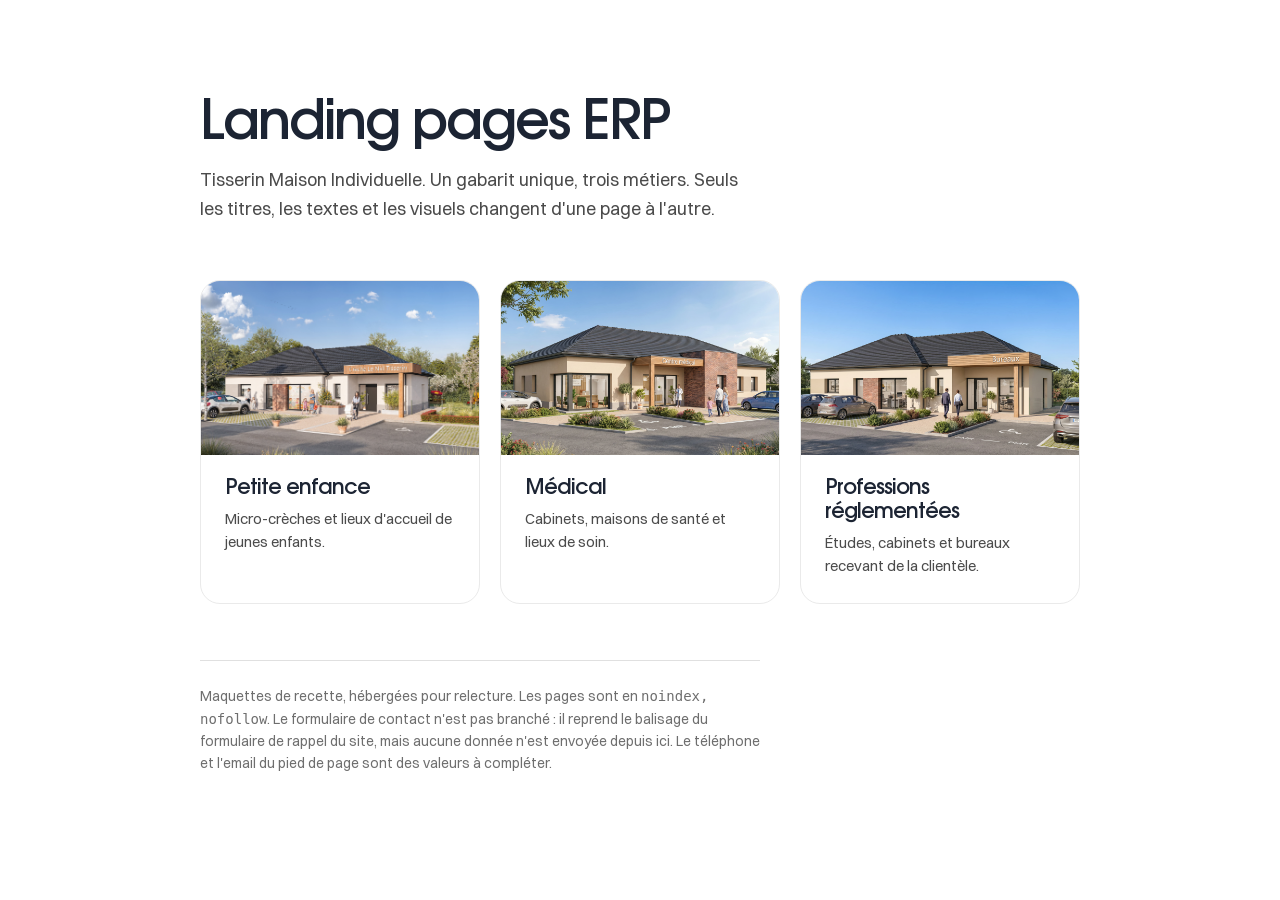
<file: index.html>
<!doctype html>
<html lang="fr">
<head>
<meta charset="utf-8">
<meta name="viewport" content="width=device-width, initial-scale=1">
<title>Landing pages ERP - Tisserin Maison Individuelle</title>
<meta name="robots" content="noindex, nofollow">
<link rel="stylesheet" href="gabarit/lp-erp.css">
<style>
  .idx{max-width:960px;margin-inline:auto;padding:clamp(3rem,8vw,6rem) var(--pad)}
  .idx h1{font-size:clamp(2.2rem,4.4vw,3.4rem);margin-bottom:1rem}
  .idx .lede{margin-bottom:clamp(2.5rem,5vw,3.5rem)}
  .idx-liste{display:grid;grid-template-columns:repeat(3,minmax(0,1fr));gap:1.25rem;list-style:none;margin:0;padding:0}
  .idx-liste a{display:flex;flex-direction:column;height:100%;background:var(--blanc);
    border:1px solid #EAEAEA;border-radius:var(--radius-carte);overflow:hidden;
    transition:transform .3s var(--ease),box-shadow .3s var(--ease)}
  .idx-liste a:hover{transform:translateY(-4px);box-shadow:0 24px 40px -28px rgba(28,36,51,.5)}
  .idx-liste img{width:100%;aspect-ratio:16/10;object-fit:cover}
  .idx-liste div{padding:1.35rem 1.5rem 1.6rem}
  .idx-liste h2{font-size:1.3125rem;line-height:1.15;letter-spacing:-1px;margin-bottom:.4rem}
  .idx-liste p{font-size:.9375rem;line-height:1.55;color:var(--texte)}
  .idx-note{margin-top:clamp(2.5rem,5vw,3.5rem);padding-top:1.5rem;border-top:1px solid var(--trait);
    font-size:.875rem;line-height:1.6;color:var(--texte-clair);max-width:70ch}
  @media(max-width:820px){.idx-liste{grid-template-columns:1fr}}
</style>
</head>
<body>
<main class="idx">
  <h1>Landing pages ERP</h1>
  <p class="lede">Tisserin Maison Individuelle. Un gabarit unique, trois métiers. Seuls les titres, les textes et les visuels changent d'une page à l'autre.</p>

  <ul class="idx-liste">
    <li><a href="petite-enfance.html">
      <img src="assets/creche-exterieur.jpg" alt="Micro-crèche au format maison" loading="lazy">
      <div>
        <h2>Petite enfance</h2>
        <p>Micro-crèches et lieux d'accueil de jeunes enfants.</p>
      </div>
    </a></li>
    <li><a href="medical.html">
      <img src="assets/medical-exterieur.jpg" alt="Cabinet médical au format maison" loading="lazy">
      <div>
        <h2>Médical</h2>
        <p>Cabinets, maisons de santé et lieux de soin.</p>
      </div>
    </a></li>
    <li><a href="professions-reglementees.html">
      <img src="assets/bureau-exterieur.jpg" alt="Bureaux professionnels au format maison" loading="lazy">
      <div>
        <h2>Professions réglementées</h2>
        <p>Études, cabinets et bureaux recevant de la clientèle.</p>
      </div>
    </a></li>
  </ul>

  <p class="idx-note">Maquettes de recette, hébergées pour relecture. Les pages sont en
    <code>noindex, nofollow</code>. Le formulaire de contact n'est pas branché : il reprend le
    balisage du formulaire de rappel du site, mais aucune donnée n'est envoyée depuis ici. Le
    téléphone et l'email du pied de page sont des valeurs à compléter.</p>
</main>
</body>
</html>
</file>
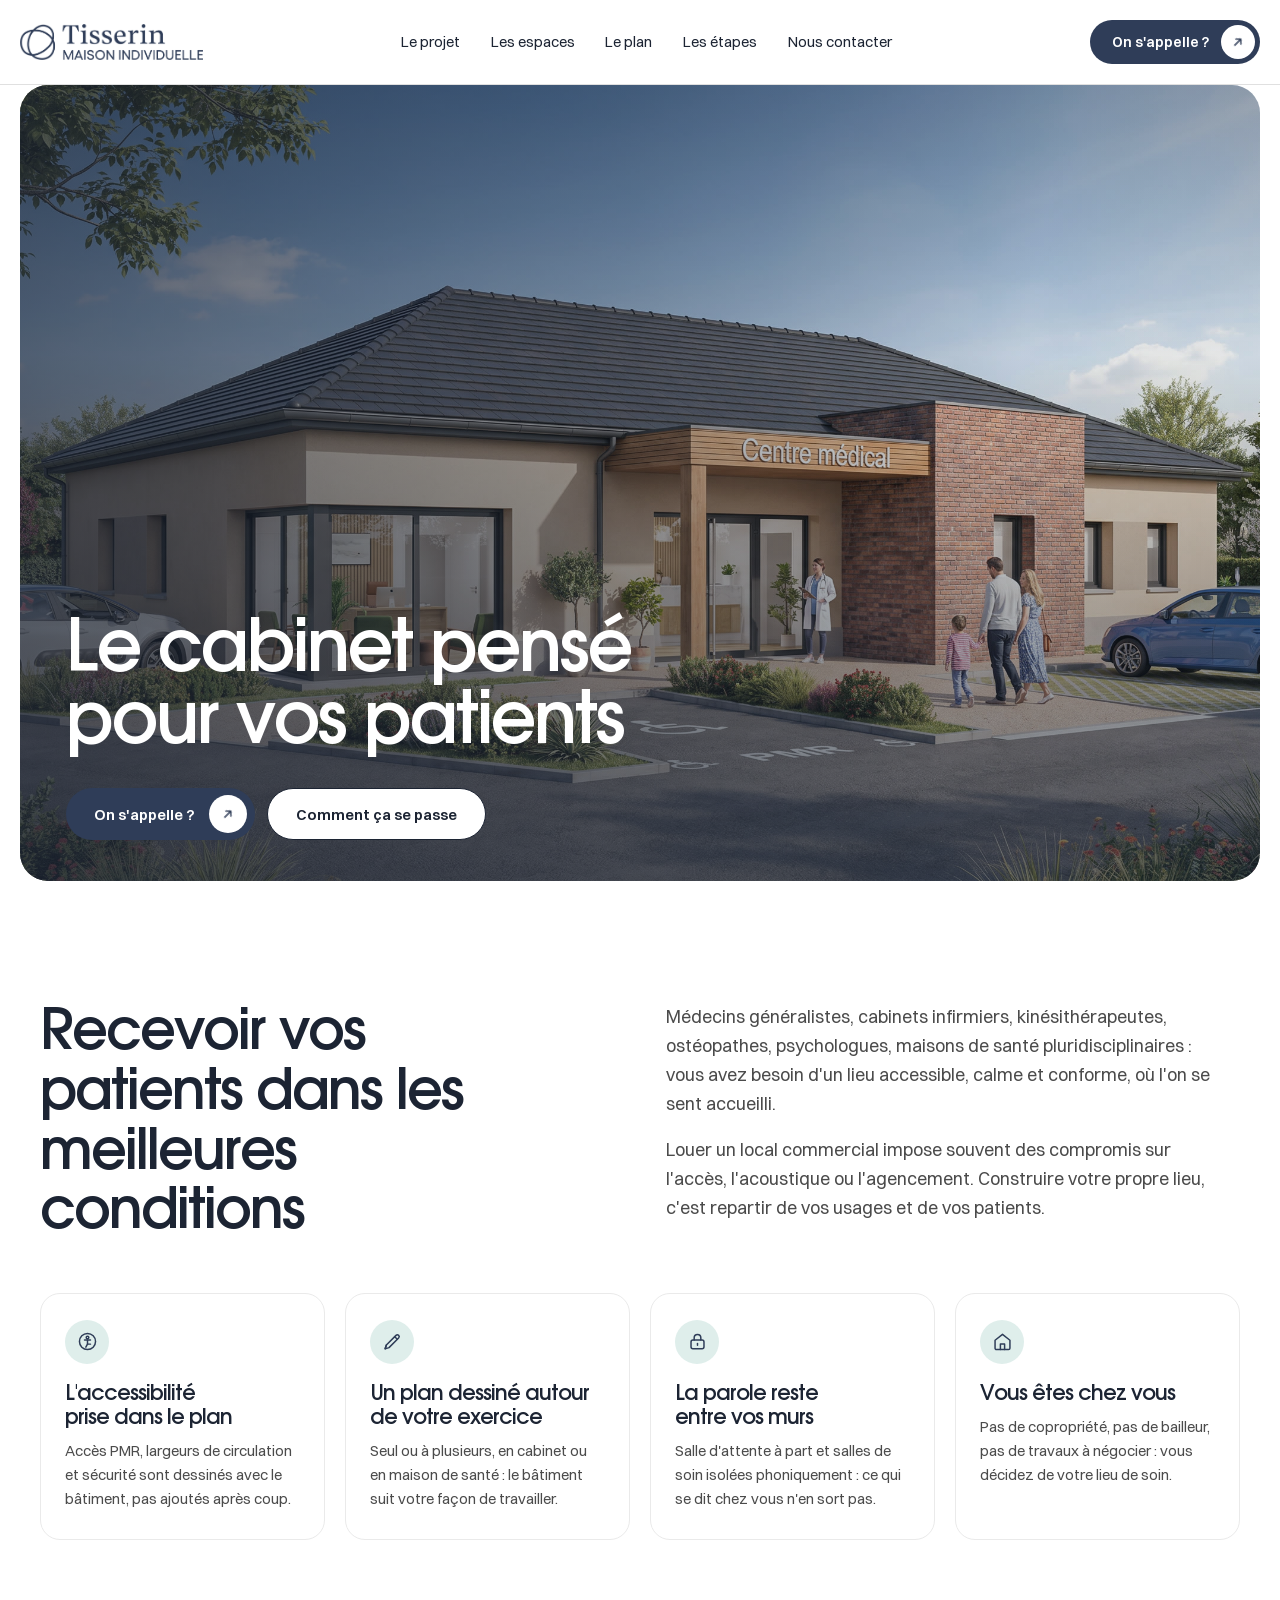
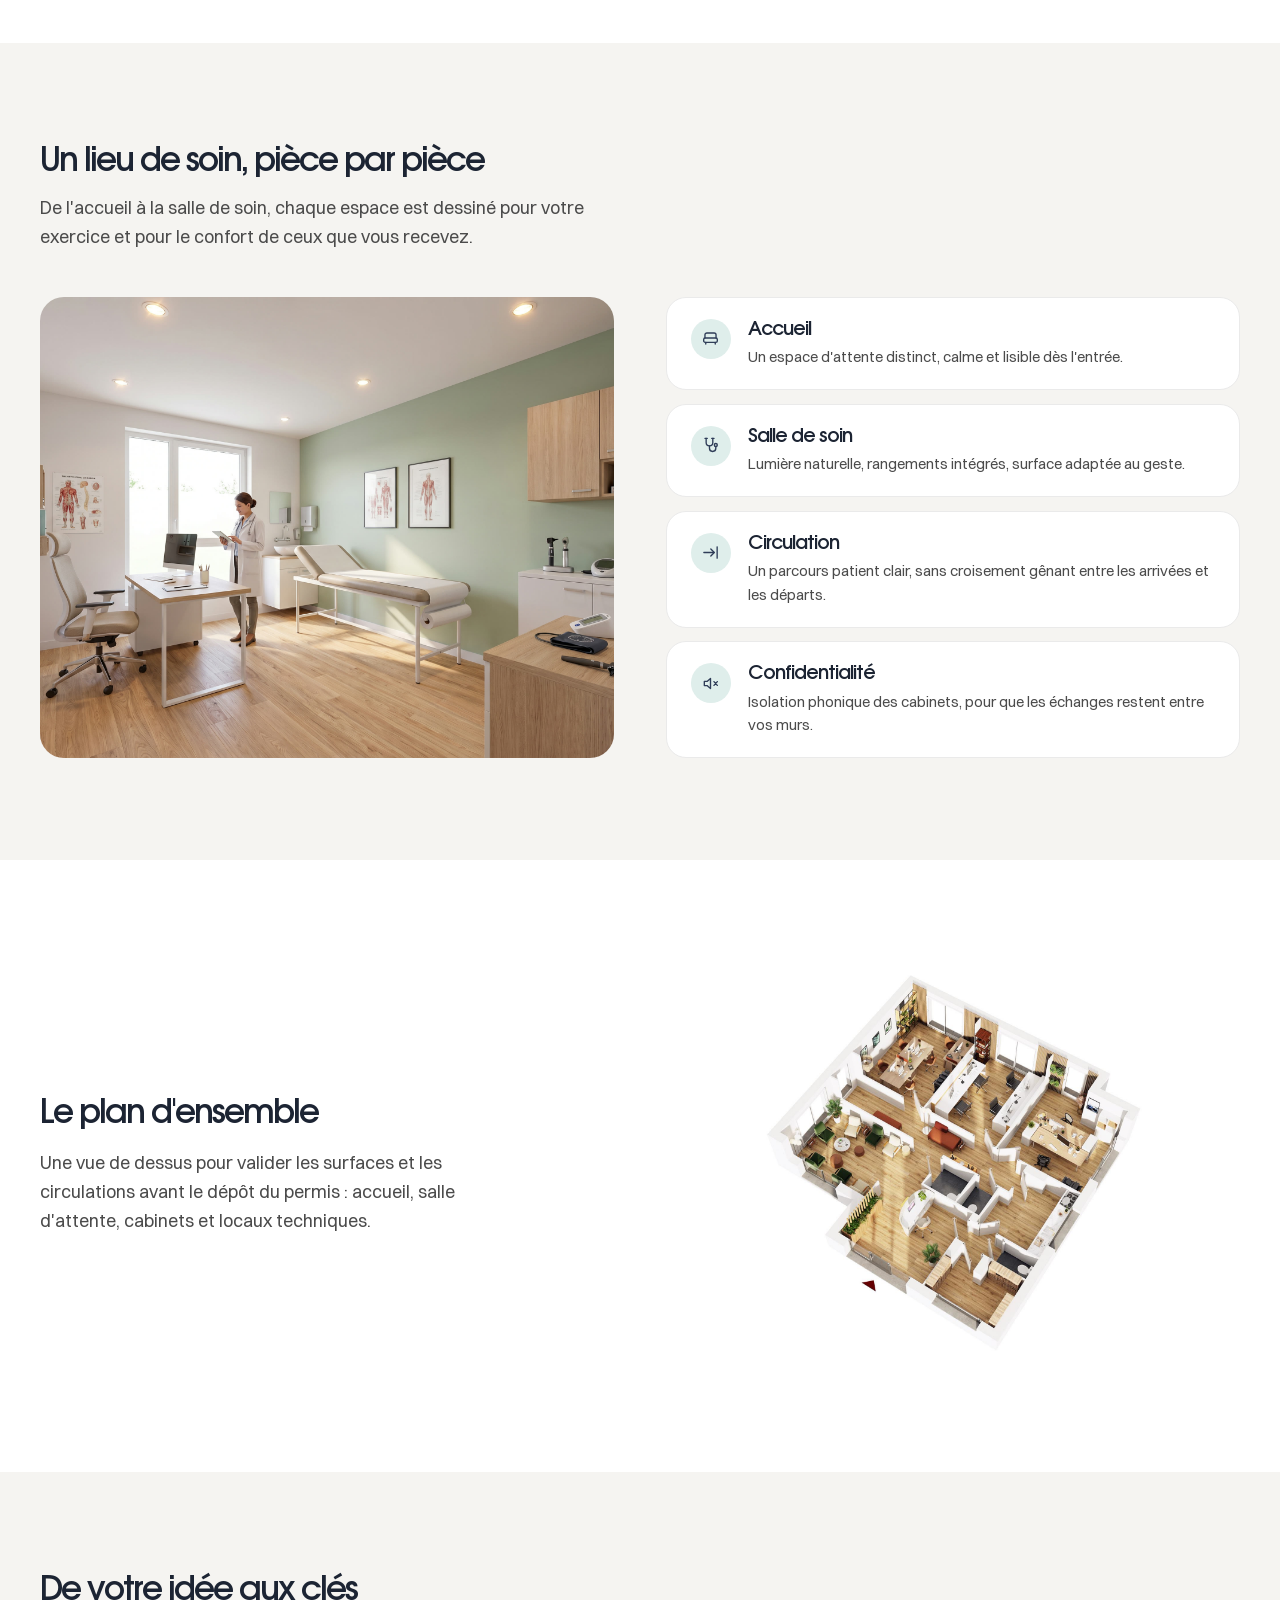
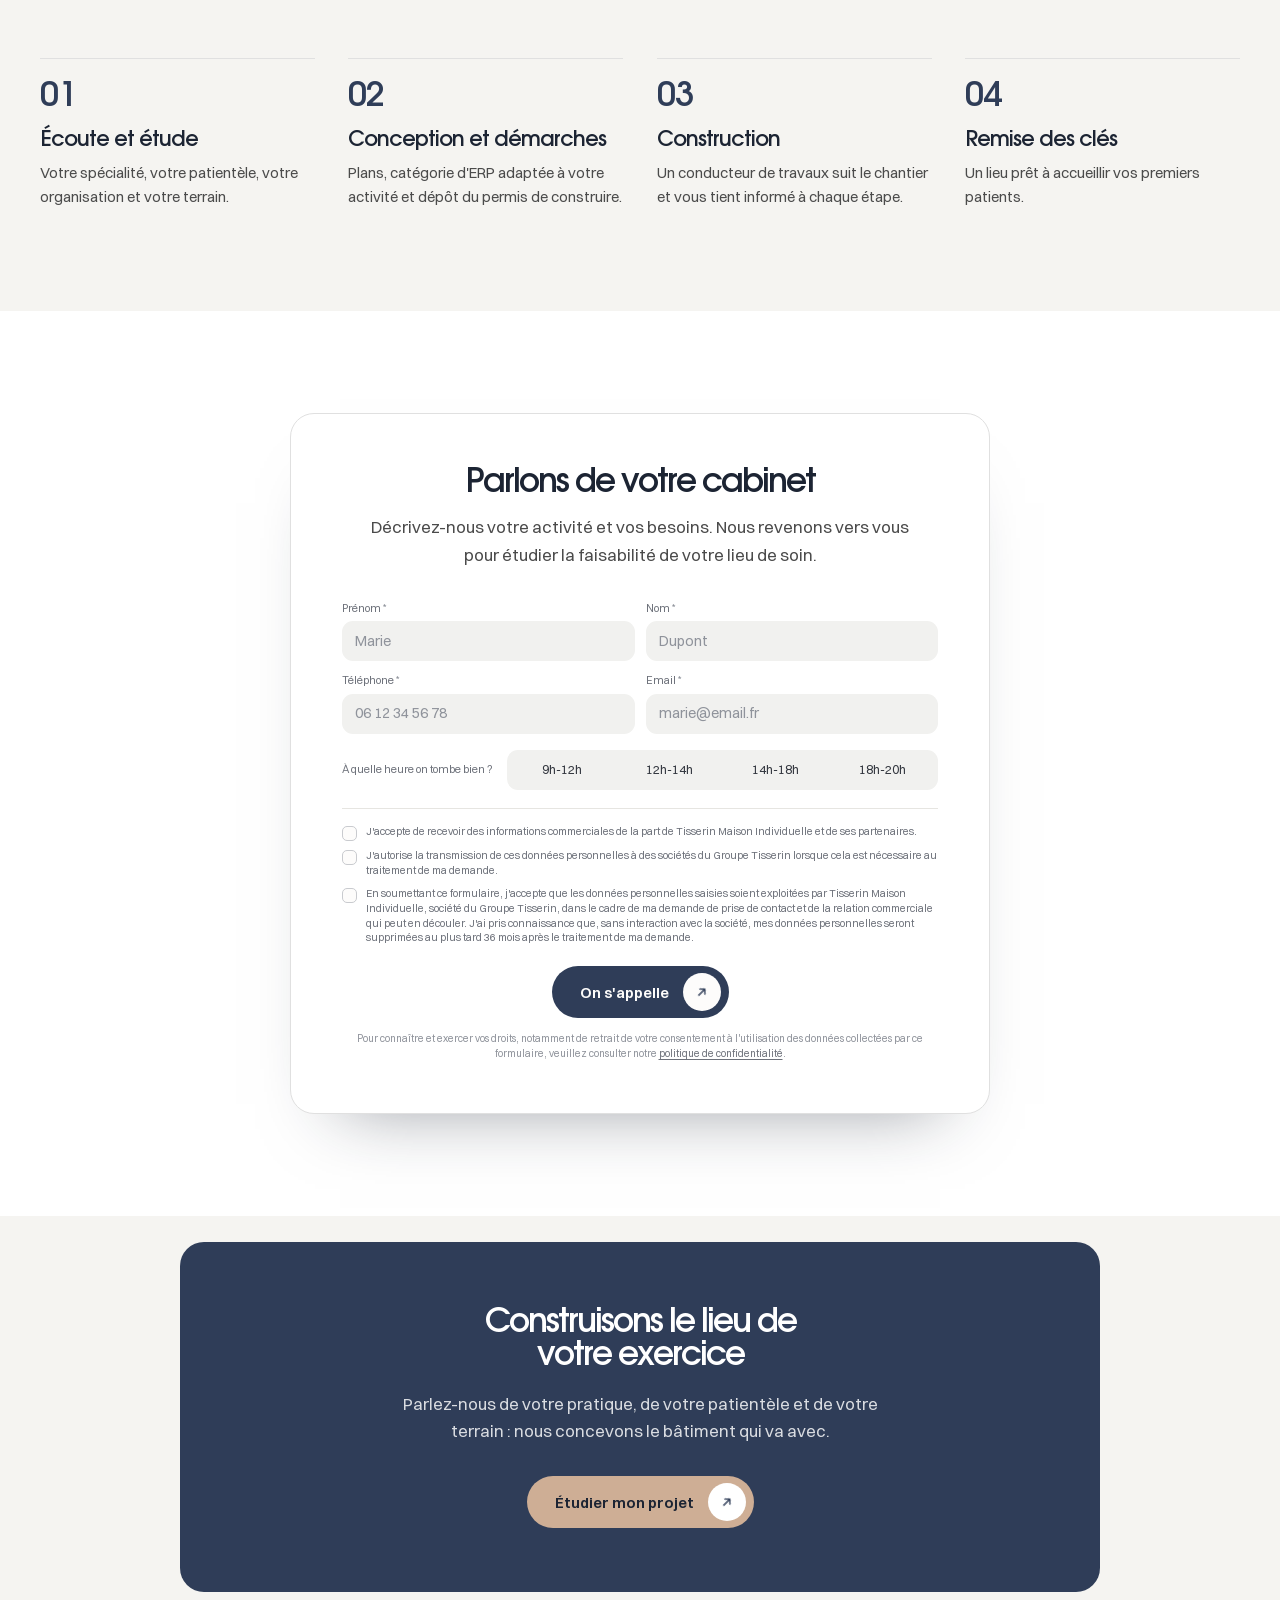
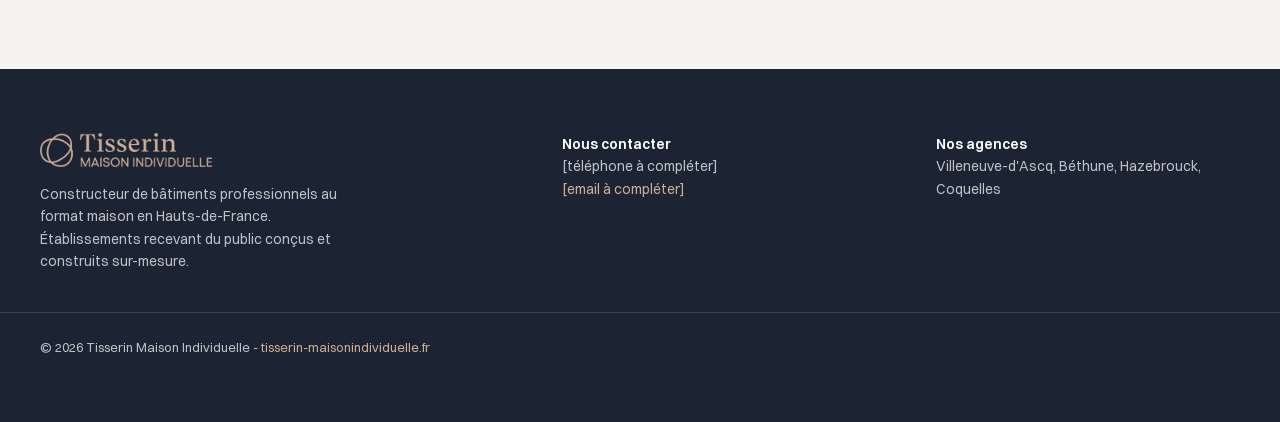
<file: medical.html>
<!doctype html>
<html lang="fr">
<head>
<meta charset="utf-8">
<meta name="viewport" content="width=device-width, initial-scale=1">
<title>Cabinet et maison de santé sur-mesure aux normes ERP | Tisserin Maison Individuelle</title>
<meta name="description" content="Tisserin Maison Individuelle construit votre cabinet ou votre maison de santé sur-mesure, aux normes ERP, avec un accueil et une circulation des patients pensés dès le plan.">
<meta name="robots" content="noindex, nofollow">
<link rel="preload" href="assets/fonts/Involve-SemiBold.woff2" as="font" type="font/woff2" crossorigin>
<link rel="preload" href="assets/fonts/Switzer-Regular.woff2" as="font" type="font/woff2" crossorigin>
<link rel="stylesheet" href="gabarit/lp-erp.css">
</head>
<body>

<!-- ============ HEADER ============ -->
<header class="hdr">
  <div class="hdr-in">
    <a class="hdr-logo" href="https://www.tisserin-maisonindividuelle.fr/" aria-label="Tisserin Maison Individuelle">
      <img src="assets/logo-tmi-navy.png" alt="Tisserin Maison Individuelle" width="857" height="169">
    </a>
    <nav class="hdr-nav" aria-label="Sections de la page">
      <a href="#projet">Le projet</a>
      <a href="#metier">Les espaces</a>
      <a href="#plan">Le plan</a>
      <a href="#etapes">Les étapes</a>
      <a href="#contact">Nous contacter</a>
    </nav>
    <a class="btn btn--navy btn--sm hdr-cta" href="#contact"><span class="btn-txt">On s'appelle ?</span><span class="btn-rond"><span class="btn-icon-wrap"><span class="btn-icon"><svg viewBox="0 0 24 24" fill="none" stroke="currentColor" stroke-width="2.2" stroke-linecap="round" stroke-linejoin="round" aria-hidden="true"><path d="M4 12h15M13 6l6 6-6 6"/></svg></span><span class="btn-icon-hover"><svg viewBox="0 0 24 24" fill="none" stroke="currentColor" stroke-width="2.2" stroke-linecap="round" stroke-linejoin="round" aria-hidden="true"><path d="M4 12h15M13 6l6 6-6 6"/></svg></span></span></span></a>
  </div>
</header>

<!-- ============ HERO ============ -->
<section class="hero">
  <div class="hero-cadre">
    <div class="hero-carte">
      <div class="hero-bg">
        <img src="assets/medical-exterieur.jpg" alt="Cabinet médical au format maison, entrée accessible de plain-pied" fetchpriority="high">
      </div>
      <div class="hero-txt">
        <h1>Le cabinet pensé pour vos patients</h1>
      </div>
      <div class="hero-actions">
        <a class="btn btn--navy" href="#contact"><span class="btn-txt">On s'appelle ?</span><span class="btn-rond"><span class="btn-icon-wrap"><span class="btn-icon"><svg viewBox="0 0 24 24" fill="none" stroke="currentColor" stroke-width="2.2" stroke-linecap="round" stroke-linejoin="round" aria-hidden="true"><path d="M4 12h15M13 6l6 6-6 6"/></svg></span><span class="btn-icon-hover"><svg viewBox="0 0 24 24" fill="none" stroke="currentColor" stroke-width="2.2" stroke-linecap="round" stroke-linejoin="round" aria-hidden="true"><path d="M4 12h15M13 6l6 6-6 6"/></svg></span></span></span></a>
        <a class="btn btn--contour" href="#projet"><span class="btn-txt">Comment ça se passe</span></a>
      </div>
    </div>
  </div>
</section>

<!-- ============ INTRO ============ -->
<section class="sec" id="projet">
  <div class="wrap sec-tete rv">
    <h2>Recevoir vos patients dans les meilleures conditions</h2>
    <div>
      <p class="lede">Médecins généralistes, cabinets infirmiers, kinésithérapeutes, ostéopathes, psychologues, maisons de santé pluridisciplinaires : vous avez besoin d'un lieu accessible, calme et conforme, où l'on se sent accueilli.</p>
      <p class="lede" style="margin-top:1.1rem">Louer un local commercial impose souvent des compromis sur l'accès, l'acoustique ou l'agencement. Construire votre propre lieu, c'est repartir de vos usages et de vos patients.</p>
    </div>
  </div>
  <div class="wrap">
    <div class="cartes cartes-picto rv">
      <article class="carte-picto"><span class="carte-ico"><svg viewBox="0 0 24 24" fill="none" stroke="currentColor" stroke-width="1.7" stroke-linecap="round" stroke-linejoin="round" aria-hidden="true"><circle cx="12" cy="12" r="9.2"/><circle cx="12" cy="7.4" r="1.5"/><path d="M8.6 10.2h6.8"/><path d="M12 10.2V15h3.4"/><path d="m12 15-1.9 3.4"/></svg></span><h3>L'accessibilité prise dans le plan</h3><p>Accès PMR, largeurs de circulation et sécurité sont dessinés avec le bâtiment, pas ajoutés après coup.</p></article>
      <article class="carte-picto"><span class="carte-ico"><svg viewBox="0 0 24 24" fill="none" stroke="currentColor" stroke-width="1.7" stroke-linecap="round" stroke-linejoin="round" aria-hidden="true"><path d="M3.6 20.4 8 19 19 8a2.1 2.1 0 0 0-3-3L5 16z"/><path d="m14.5 6.5 3 3"/><path d="M3.6 20.4 5 16"/></svg></span><h3>Un plan dessiné autour de votre exercice</h3><p>Seul ou à plusieurs, en cabinet ou en maison de santé : le bâtiment suit votre façon de travailler.</p></article>
      <article class="carte-picto"><span class="carte-ico"><svg viewBox="0 0 24 24" fill="none" stroke="currentColor" stroke-width="1.7" stroke-linecap="round" stroke-linejoin="round" aria-hidden="true"><rect x="4.6" y="10.4" width="14.8" height="9.8" rx="2.2"/><path d="M8.2 10.4V7.8a3.8 3.8 0 0 1 7.6 0v2.6"/><path d="M12 14.2v2.2"/></svg></span><h3>La parole reste entre vos murs</h3><p>Salle d'attente à part et salles de soin isolées phoniquement : ce qui se dit chez vous n'en sort pas.</p></article>
      <article class="carte-picto"><span class="carte-ico"><svg viewBox="0 0 24 24" fill="none" stroke="currentColor" stroke-width="1.7" stroke-linecap="round" stroke-linejoin="round" aria-hidden="true"><path d="M3.5 10.6 12 3.8l8.5 6.8v9a1.6 1.6 0 0 1-1.6 1.6H5.1a1.6 1.6 0 0 1-1.6-1.6z"/><path d="M9.6 21.2v-6.4h4.8v6.4"/></svg></span><h3>Vous êtes chez vous</h3><p>Pas de copropriété, pas de bailleur, pas de travaux à négocier : vous décidez de votre lieu de soin.</p></article>
    </div>
  </div>
</section>

<!-- ============ SCENE METIER (image + cartes) ============ -->
<section class="sec sec--casse" id="metier">
  <div class="wrap rv">
    <header class="sec-intro">
      <h2 class="h2-sm">Un lieu de soin, pièce par pièce</h2>
      <p class="lede">De l'accueil à la salle de soin, chaque espace est dessiné pour votre exercice et pour le confort de ceux que vous recevez.</p>
    </header>
    <div class="duo duo-scene">
      <div class="duo-media">
        <img src="assets/medical-soin.jpg" alt="Salle de soin lumineuse avec rangements intégrés" loading="lazy">
      </div>
      <ul class="cartes-ligne">
        <li><span class="carte-ico"><svg viewBox="0 0 24 24" fill="none" stroke="currentColor" stroke-width="1.7" stroke-linecap="round" stroke-linejoin="round" aria-hidden="true"><path d="M5 11.4V7.4A2.4 2.4 0 0 1 7.4 5h9.2A2.4 2.4 0 0 1 19 7.4v4"/><rect x="3.4" y="11.4" width="17.2" height="5.4" rx="1.8"/><path d="M6 16.8V19M18 16.8V19"/></svg></span><div><h3>Accueil</h3><p>Un espace d'attente distinct, calme et lisible dès l'entrée.</p></div></li>
        <li><span class="carte-ico"><svg viewBox="0 0 24 24" fill="none" stroke="currentColor" stroke-width="1.7" stroke-linecap="round" stroke-linejoin="round" aria-hidden="true"><path d="M6.5 3v5.2a4.2 4.2 0 0 0 8.4 0V3"/><path d="M5.1 3h2.8M13.6 3h2.8"/><path d="M10.7 12.4v3.2a4 4 0 0 0 8 0v-2"/><circle cx="18.7" cy="11.4" r="1.9"/></svg></span><div><h3>Salle de soin</h3><p>Lumière naturelle, rangements intégrés, surface adaptée au geste.</p></div></li>
        <li><span class="carte-ico"><svg viewBox="0 0 24 24" fill="none" stroke="currentColor" stroke-width="1.7" stroke-linecap="round" stroke-linejoin="round" aria-hidden="true"><path d="M3.6 12h12.8"/><path d="m12.4 7.6 4.4 4.4-4.4 4.4"/><path d="M20.4 4.8v14.4"/></svg></span><div><h3>Circulation</h3><p>Un parcours patient clair, sans croisement gênant entre les arrivées et les départs.</p></div></li>
        <li><span class="carte-ico"><svg viewBox="0 0 24 24" fill="none" stroke="currentColor" stroke-width="1.7" stroke-linecap="round" stroke-linejoin="round" aria-hidden="true"><path d="M4.2 14.6V9.4h3.4L12 5.6v12.8l-4.4-3.8z"/><path d="m16.4 9.6 4.2 4.8M20.6 9.6l-4.2 4.8"/></svg></span><div><h3>Confidentialité</h3><p>Isolation phonique des cabinets, pour que les échanges restent entre vos murs.</p></div></li>
      </ul>
    </div>
  </div>
</section>

<!-- ============ PLAN ============ -->
<section class="sec" id="plan">
  <div class="wrap duo duo-inverse rv">
    <div class="duo-media">
      <img src="assets/medical-plan.jpg" alt="Plan en vue de dessus d'un cabinet médical au format maison" loading="lazy">
    </div>
    <div>
      <h2 class="h2-sm">Le plan d'ensemble</h2>
      <p class="lede">Une vue de dessus pour valider les surfaces et les circulations avant le dépôt du permis : accueil, salle d'attente, cabinets et locaux techniques.</p>
    </div>
  </div>
</section>

<!-- ============ PROCESS ============ -->
<section class="sec sec--casse" id="etapes">
  <div class="wrap rv">
    <h2 class="h2-sm">De votre idée aux clés</h2>
    <ol class="etapes">
      <li><span class="etape-num">01</span><h3>Écoute et étude</h3><p>Votre spécialité, votre patientèle, votre organisation et votre terrain.</p></li>
      <li><span class="etape-num">02</span><h3>Conception et démarches</h3><p>Plans, catégorie d'ERP adaptée à votre activité et dépôt du permis de construire.</p></li>
      <li><span class="etape-num">03</span><h3>Construction</h3><p>Un conducteur de travaux suit le chantier et vous tient informé à chaque étape.</p></li>
      <li><span class="etape-num">04</span><h3>Remise des clés</h3><p>Un lieu prêt à accueillir vos premiers patients.</p></li>
    </ol>
  </div>
</section>

<!-- ============ FORMULAIRE ============ -->
<!--
  C'EST LE FORMULAIRE DE LA POP-UP DE RAPPEL DE TMI, a l'identique.
  Meme balisage (le DOM reel du CF7 9776) et meme dessin (les regles #tmiFc de
  spaciaz-child/tmi-popup-contact.css, recopiees dans lp-erp.css).
  Le jour ou la page part sur le site, ce bloc entier est remplace par le code
  court, qui rend exactement ce balisage :

      [tmi_contact]

  Ne pas retoucher le dessin ici sans le repercuter dans tmi-popup-contact.css,
  sinon le formulaire de la landing et celui du site divergent.
-->
<section class="form-sec" id="contact">
  <div class="wrap">
    <div class="form-carte rv">
      <header>
        <h2 class="h2-sm">Parlons de votre cabinet</h2>
        <p class="lede" style="margin-inline:auto">Décrivez-nous votre activité et vos besoins. Nous revenons vers vous pour étudier la faisabilité de votre lieu de soin.</p>
      </header>
      <div id="tmiFc">
<div class="wpcf7 no-js" id="wpcf7-f9776-o1" lang="fr-FR" dir="ltr" data-wpcf7-id="9776">
<div class="screen-reader-response"><p role="status" aria-live="polite" aria-atomic="true"></p> <ul></ul></div>
<form action="#wpcf7-f9776-o1" method="post" class="wpcf7-form init" aria-label="Formulaire de contact" novalidate="novalidate" data-status="init">
<fieldset class="hidden-fields-container"><input type="hidden" name="_wpcf7" value="9776" /><input type="hidden" name="_wpcf7_version" value="6.1.6" /><input type="hidden" name="_wpcf7_locale" value="fr_FR" /><input type="hidden" name="_wpcf7_unit_tag" value="wpcf7-f9776-o1" /><input type="hidden" name="_wpcf7_container_post" value="0" /><input type="hidden" name="_wpcf7_posted_data_hash" value="" />
</fieldset>
<div class="tmi-form tmi-form--compact">

<div class="tmi-form__grid">
<p class="tmi-field"><label for="tmi-prenom">Prénom <abbr class="tmi-field__req" title="obligatoire">*</abbr></label>
<span class="wpcf7-form-control-wrap" data-name="prenom"><input size="40" maxlength="400" class="wpcf7-form-control wpcf7-text wpcf7-validates-as-required" id="tmi-prenom" autocomplete="given-name" aria-required="true" aria-invalid="false" placeholder="Marie" value="" type="text" name="prenom" /></span></p>

<p class="tmi-field"><label for="tmi-nom">Nom <abbr class="tmi-field__req" title="obligatoire">*</abbr></label>
<span class="wpcf7-form-control-wrap" data-name="nom"><input size="40" maxlength="400" class="wpcf7-form-control wpcf7-text wpcf7-validates-as-required" id="tmi-nom" autocomplete="family-name" aria-required="true" aria-invalid="false" placeholder="Dupont" value="" type="text" name="nom" /></span></p>

<p class="tmi-field"><label for="tmi-tel">Téléphone <abbr class="tmi-field__req" title="obligatoire">*</abbr></label>
<span class="wpcf7-form-control-wrap" data-name="telephone"><input size="40" maxlength="400" inputmode="tel" class="wpcf7-form-control wpcf7-tel wpcf7-validates-as-required wpcf7-text wpcf7-validates-as-tel" id="tmi-tel" autocomplete="tel" aria-required="true" aria-invalid="false" placeholder="06 12 34 56 78" value="" type="tel" name="telephone" /></span></p>

<p class="tmi-field"><label for="tmi-email">Email <abbr class="tmi-field__req" title="obligatoire">*</abbr></label>
<span class="wpcf7-form-control-wrap" data-name="email"><input size="40" maxlength="400" class="wpcf7-form-control wpcf7-email wpcf7-validates-as-required wpcf7-text wpcf7-validates-as-email" id="tmi-email" autocomplete="email" aria-required="true" aria-invalid="false" placeholder="marie@email.fr" value="" type="email" name="email" /></span></p>
</div>

<div class="tmiPp-creneaux tmiPp-creneaux--grand">
<span id="tmiPpCreneau">À quelle heure on tombe bien ?</span>
<span class="wpcf7-form-control-wrap" data-name="creneau"><span class="wpcf7-form-control wpcf7-radio tmiPp-segments" role="radiogroup" aria-labelledby="tmiPpCreneau"><span class="wpcf7-list-item first"><label><input type="radio" name="creneau" value="9h-12h" /><span class="wpcf7-list-item-label">9h-12h</span></label></span><span class="wpcf7-list-item"><label><input type="radio" name="creneau" value="12h-14h" /><span class="wpcf7-list-item-label">12h-14h</span></label></span><span class="wpcf7-list-item"><label><input type="radio" name="creneau" value="14h-18h" /><span class="wpcf7-list-item-label">14h-18h</span></label></span><span class="wpcf7-list-item last"><label><input type="radio" name="creneau" value="18h-20h" /><span class="wpcf7-list-item-label">18h-20h</span></label></span></span></span>
</div>

<p class="tmi-field tmiPp-creneaux tmiPp-creneaux--petit"><label for="tmi-creneau">À quelle heure on tombe bien ?</label>
<span class="wpcf7-form-control-wrap" data-name="creneau_mobile"><select class="wpcf7-form-control wpcf7-select" id="tmi-creneau" aria-invalid="false" name="creneau_mobile"><option value="">Choisir un créneau</option><option value="9h-12h">9h-12h</option><option value="12h-14h">12h-14h</option><option value="14h-18h">14h-18h</option><option value="18h-20h">18h-20h</option></select></span></p>

<div class="tmi-form__consents">
<div class="tmi-field tmi-field--consent">
<span class="wpcf7-form-control-wrap" data-name="consentement"><span class="wpcf7-form-control wpcf7-acceptance optional"><span class="wpcf7-list-item"><label><input type="checkbox" name="consentement" value="1" aria-invalid="false" /><span class="wpcf7-list-item-label">J'accepte de recevoir des informations commerciales de la part de Tisserin Maison Individuelle et de ses partenaires.</span></label></span></span></span>
</div>

<div class="tmi-field tmi-field--consent">
<span class="wpcf7-form-control-wrap" data-name="transmission"><span class="wpcf7-form-control wpcf7-acceptance optional"><span class="wpcf7-list-item"><label><input type="checkbox" name="transmission" value="1" aria-invalid="false" /><span class="wpcf7-list-item-label">J'autorise la transmission de ces données personnelles à des sociétés du Groupe Tisserin lorsque cela est nécessaire au traitement de ma demande.</span></label></span></span></span>
</div>

<div class="tmi-field tmi-field--consent tmi-field--consent-long">
<span class="wpcf7-form-control-wrap" data-name="donnees"><span class="wpcf7-form-control wpcf7-acceptance optional"><span class="wpcf7-list-item"><label><input type="checkbox" name="donnees" value="1" aria-invalid="false" /><span class="wpcf7-list-item-label">En soumettant ce formulaire, j'accepte que les données personnelles saisies soient exploitées par Tisserin Maison Individuelle, société du Groupe Tisserin, dans le cadre de ma demande de prise de contact et de la relation commerciale qui peut en découler. J'ai pris connaissance que, sans interaction avec la société, mes données personnelles seront supprimées au plus tard 36 mois après le traitement de ma demande.</span></label></span></span></span>
</div>
</div>

<p class="tmi-form__actions"><button type="submit" class="tmi-btn"><span class="tmi-btn__texte">On s'appelle</span><span class="tmi-btn__rond"><span class="btn-icon-wrap"><span class="btn-icon"><svg viewBox="0 0 24 24" fill="none" stroke="currentColor" stroke-width="2.2" stroke-linecap="round" stroke-linejoin="round" aria-hidden="true"><path d="M4 12h15M13 6l6 6-6 6"/></svg></span><span class="btn-icon-hover"><svg viewBox="0 0 24 24" fill="none" stroke="currentColor" stroke-width="2.2" stroke-linecap="round" stroke-linejoin="round" aria-hidden="true"><path d="M4 12h15M13 6l6 6-6 6"/></svg></span></span></span></button></p>

<p class="tmi-form__legal">Pour connaître et exercer vos droits, notamment de retrait de votre consentement à l'utilisation des données collectées par ce formulaire, veuillez consulter notre <a href="https://www.tisserin-maisonindividuelle.fr/politique-de-confidentialite/" target="_blank" rel="noopener">politique de confidentialité</a>.</p>

</div><div class="wpcf7-response-output" aria-hidden="true"></div>
</form>
</div>

        <div class="tmiPp-fini" id="tmiFcFini">
          <h3>On a votre numéro</h3>
          <p>Un conseiller de votre secteur vous rappelle sur le créneau choisi.</p>
        </div>
      </div>
    </div>
  </div>
</section>

<!-- ============ CTA ============ -->
<section class="cta-sec sec--casse rv">
  <div class="cta">
    <h2 class="h2-sm">Construisons le lieu de votre exercice</h2>
    <p>Parlez-nous de votre pratique, de votre patientèle et de votre terrain : nous concevons le bâtiment qui va avec.</p>
    <a class="btn btn--sable" href="#contact"><span class="btn-txt">Étudier mon projet</span><span class="btn-rond"><span class="btn-icon-wrap"><span class="btn-icon"><svg viewBox="0 0 24 24" fill="none" stroke="currentColor" stroke-width="2.2" stroke-linecap="round" stroke-linejoin="round" aria-hidden="true"><path d="M4 12h15M13 6l6 6-6 6"/></svg></span><span class="btn-icon-hover"><svg viewBox="0 0 24 24" fill="none" stroke="currentColor" stroke-width="2.2" stroke-linecap="round" stroke-linejoin="round" aria-hidden="true"><path d="M4 12h15M13 6l6 6-6 6"/></svg></span></span></span></a>
  </div>
</section>

<!-- ============ FOOTER ============ -->
<footer class="ftr">
  <div class="wrap">
    <div>
      <img src="assets/logo-tmi-beige.png" alt="Tisserin Maison Individuelle">
      <p style="margin-top:1rem">Constructeur de bâtiments professionnels au format maison en Hauts-de-France. Établissements recevant du public conçus et construits sur-mesure.</p>
    </div>
    <div>
      <p><strong style="color:#fff">Nous contacter</strong><br>
      [téléphone à compléter]<br>
      <a href="mailto:[email à compléter]">[email à compléter]</a></p>
    </div>
    <div>
      <p><strong style="color:#fff">Nos agences</strong><br>
      Villeneuve-d'Ascq, Béthune, Hazebrouck, Coquelles</p>
    </div>
  </div>
  <div class="wrap ftr-bas">
    <span>&copy; <span data-annee>2026</span> Tisserin Maison Individuelle - <a href="https://www.tisserin-maisonindividuelle.fr/">tisserin-maisonindividuelle.fr</a></span>
  </div>
</footer>

<script src="gabarit/lp-erp.js"></script>
</body>
</html>
</file>
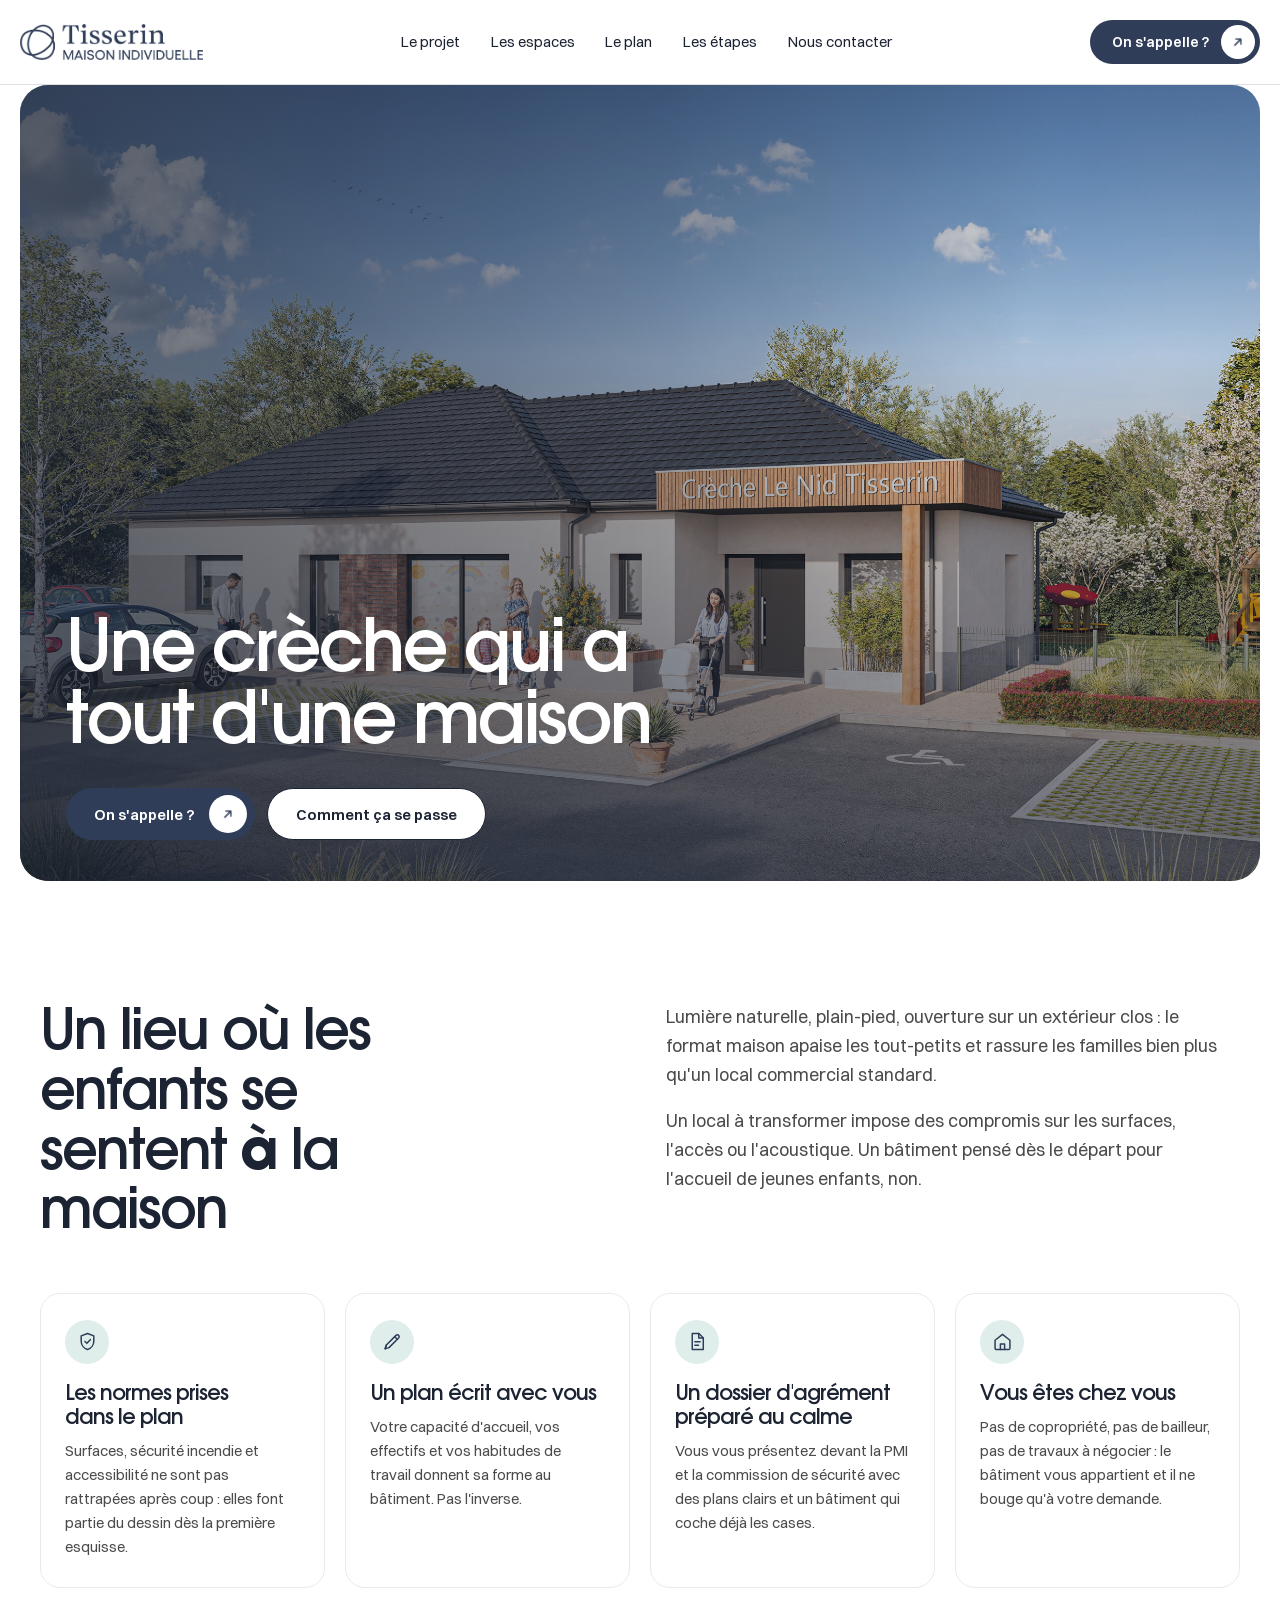
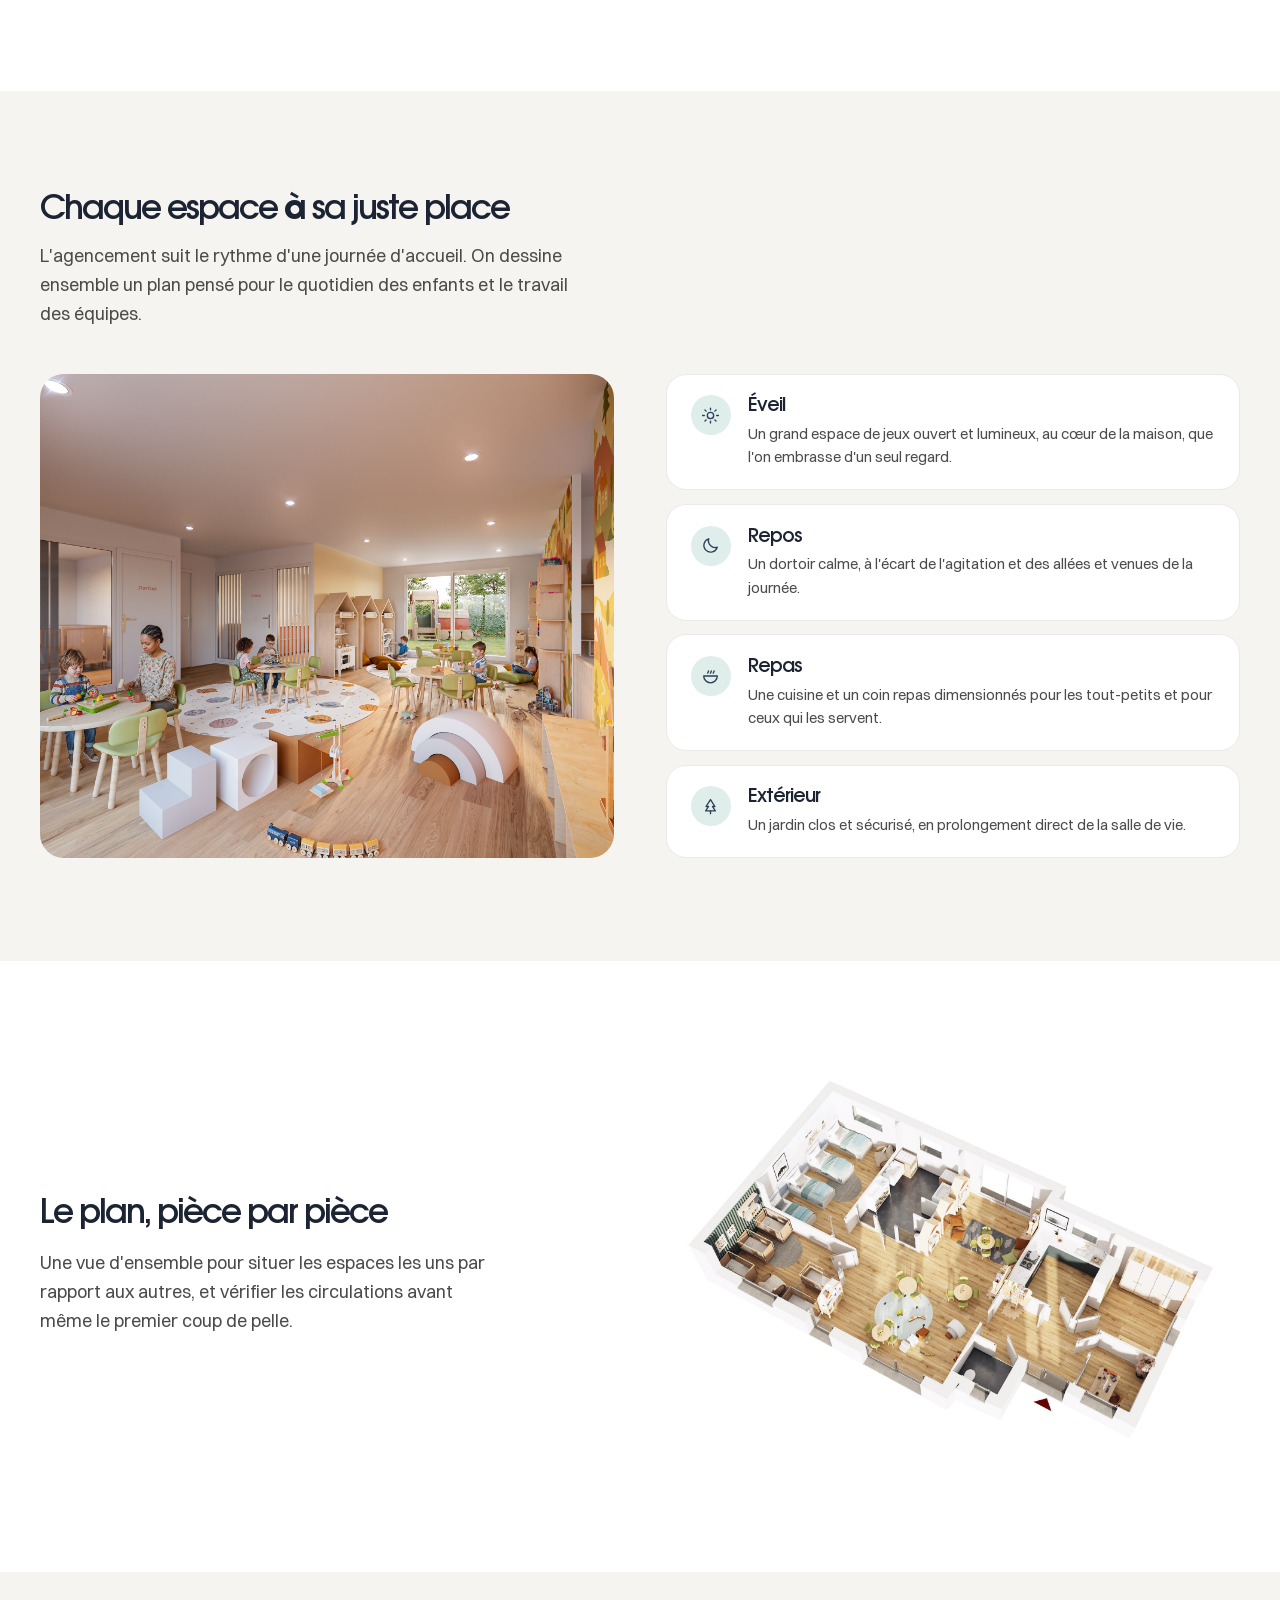
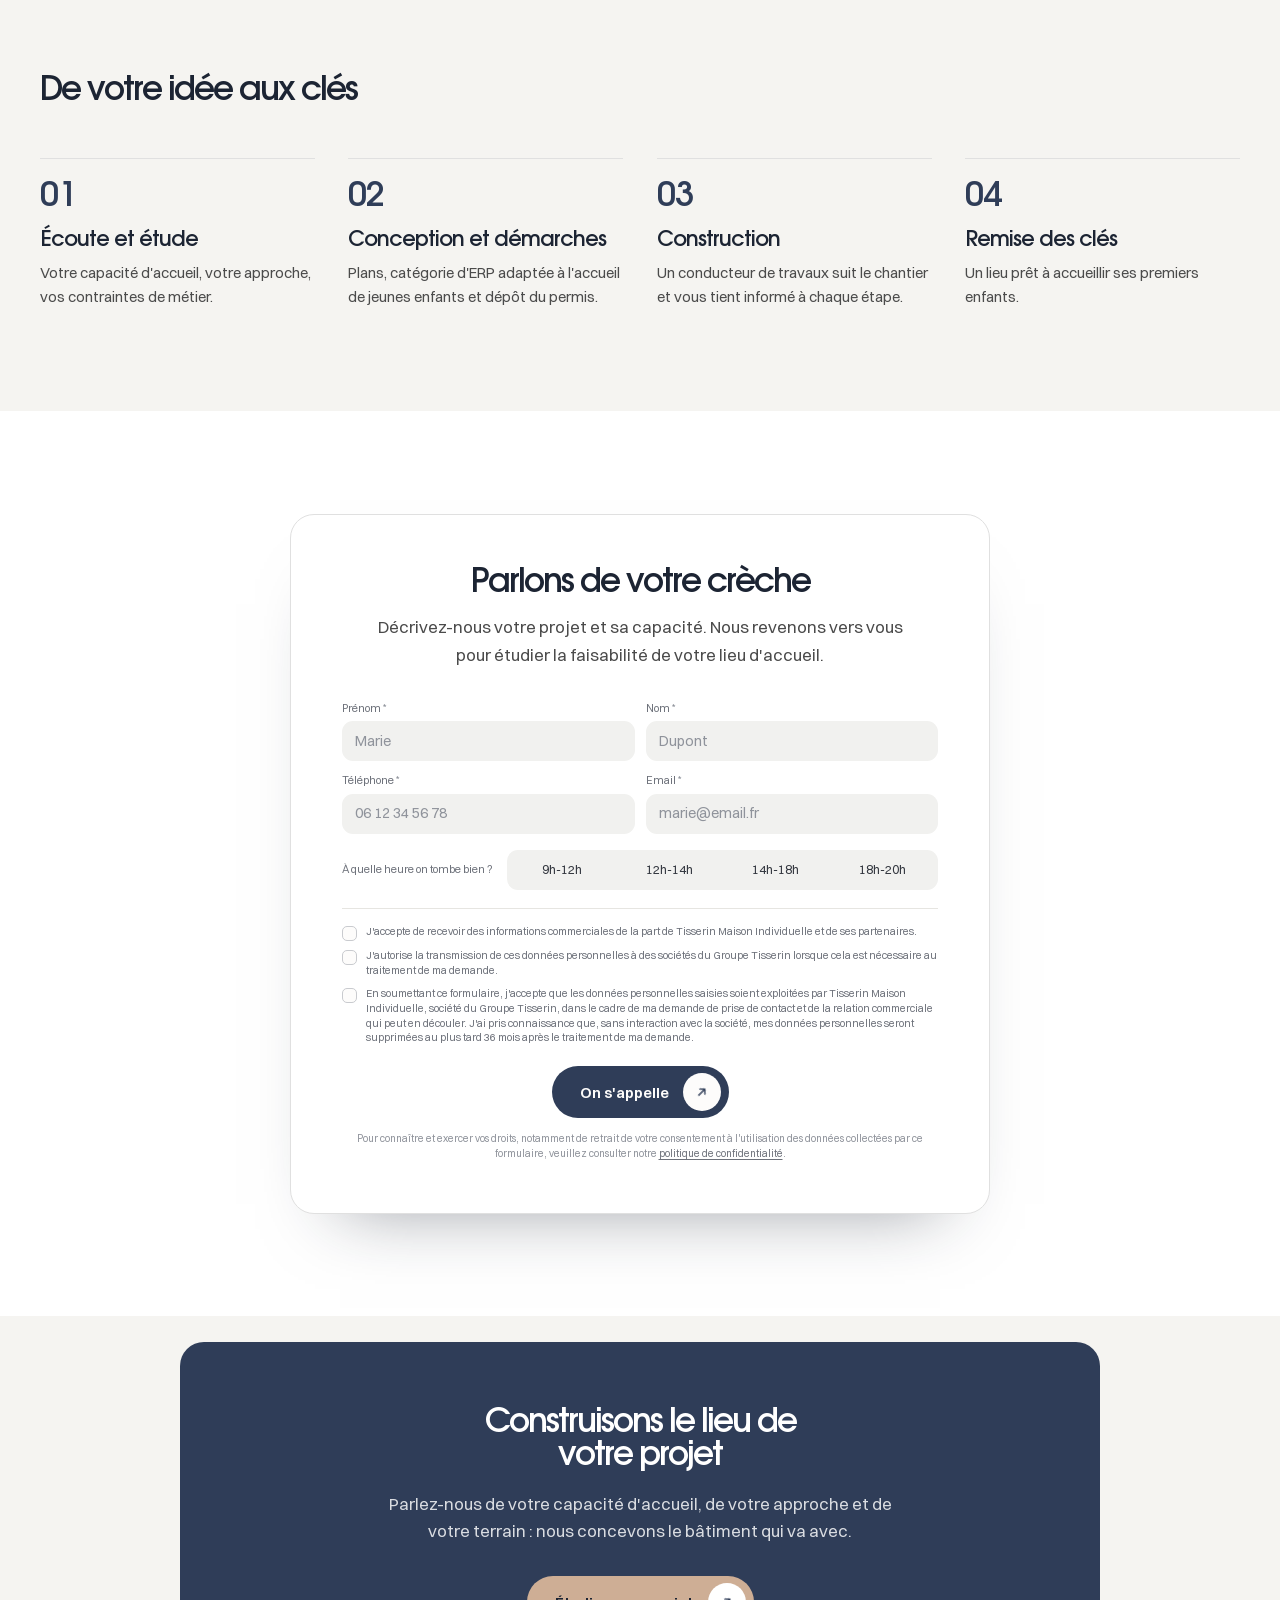
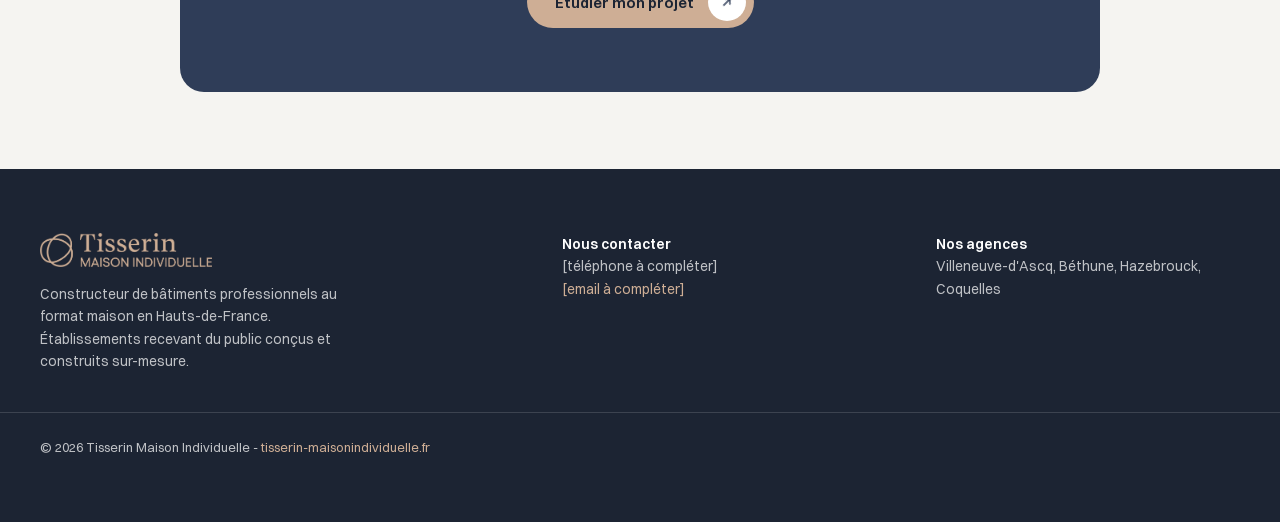
<file: petite-enfance.html>
<!doctype html>
<html lang="fr">
<head>
<meta charset="utf-8">
<meta name="viewport" content="width=device-width, initial-scale=1">
<title>Micro-crèche sur-mesure aux normes ERP | Tisserin Maison Individuelle</title>
<meta name="description" content="Tisserin Maison Individuelle construit votre micro-crèche sur-mesure, aux normes ERP, dans un vrai format maison qui rassure les familles et met les enfants à l'aise.">
<meta name="robots" content="noindex, nofollow">
<link rel="preload" href="assets/fonts/Involve-SemiBold.woff2" as="font" type="font/woff2" crossorigin>
<link rel="preload" href="assets/fonts/Switzer-Regular.woff2" as="font" type="font/woff2" crossorigin>
<link rel="stylesheet" href="gabarit/lp-erp.css">
</head>
<body>

<!-- ============ HEADER ============ -->
<header class="hdr">
  <div class="hdr-in">
    <a class="hdr-logo" href="https://www.tisserin-maisonindividuelle.fr/" aria-label="Tisserin Maison Individuelle">
      <img src="assets/logo-tmi-navy.png" alt="Tisserin Maison Individuelle" width="857" height="169">
    </a>
    <nav class="hdr-nav" aria-label="Sections de la page">
      <a href="#projet">Le projet</a>
      <a href="#metier">Les espaces</a>
      <a href="#plan">Le plan</a>
      <a href="#etapes">Les étapes</a>
      <a href="#contact">Nous contacter</a>
    </nav>
    <a class="btn btn--navy btn--sm hdr-cta" href="#contact"><span class="btn-txt">On s'appelle ?</span><span class="btn-rond"><span class="btn-icon-wrap"><span class="btn-icon"><svg viewBox="0 0 24 24" fill="none" stroke="currentColor" stroke-width="2.2" stroke-linecap="round" stroke-linejoin="round" aria-hidden="true"><path d="M4 12h15M13 6l6 6-6 6"/></svg></span><span class="btn-icon-hover"><svg viewBox="0 0 24 24" fill="none" stroke="currentColor" stroke-width="2.2" stroke-linecap="round" stroke-linejoin="round" aria-hidden="true"><path d="M4 12h15M13 6l6 6-6 6"/></svg></span></span></span></a>
  </div>
</header>

<!-- ============ HERO ============ -->
<section class="hero">
  <div class="hero-cadre">
    <div class="hero-carte">
      <div class="hero-bg">
        <img src="assets/creche-exterieur.jpg" alt="Micro-crèche au format maison, façade et entrée avec préau" fetchpriority="high">
      </div>
      <div class="hero-txt">
        <h1>Une crèche qui a tout d'une maison</h1>
      </div>
      <div class="hero-actions">
        <a class="btn btn--navy" href="#contact"><span class="btn-txt">On s'appelle ?</span><span class="btn-rond"><span class="btn-icon-wrap"><span class="btn-icon"><svg viewBox="0 0 24 24" fill="none" stroke="currentColor" stroke-width="2.2" stroke-linecap="round" stroke-linejoin="round" aria-hidden="true"><path d="M4 12h15M13 6l6 6-6 6"/></svg></span><span class="btn-icon-hover"><svg viewBox="0 0 24 24" fill="none" stroke="currentColor" stroke-width="2.2" stroke-linecap="round" stroke-linejoin="round" aria-hidden="true"><path d="M4 12h15M13 6l6 6-6 6"/></svg></span></span></span></a>
        <a class="btn btn--contour" href="#projet"><span class="btn-txt">Comment ça se passe</span></a>
      </div>
    </div>
  </div>
</section>

<!-- ============ INTRO ============ -->
<section class="sec" id="projet">
  <div class="wrap sec-tete rv">
    <h2>Un lieu où les enfants se sentent à la maison</h2>
    <div>
      <p class="lede">Lumière naturelle, plain-pied, ouverture sur un extérieur clos : le format maison apaise les tout-petits et rassure les familles bien plus qu'un local commercial standard.</p>
      <p class="lede" style="margin-top:1.1rem">Un local à transformer impose des compromis sur les surfaces, l'accès ou l'acoustique. Un bâtiment pensé dès le départ pour l'accueil de jeunes enfants, non.</p>
    </div>
  </div>
  <div class="wrap">
    <div class="cartes cartes-picto rv">
      <article class="carte-picto"><span class="carte-ico"><svg viewBox="0 0 24 24" fill="none" stroke="currentColor" stroke-width="1.7" stroke-linecap="round" stroke-linejoin="round" aria-hidden="true"><path d="M12 2.8 4.8 5.6v6c0 4.3 3 8.3 7.2 9.6 4.2-1.3 7.2-5.3 7.2-9.6v-6z"/><path d="m9.1 11.9 2.2 2.2 3.9-4.2"/></svg></span><h3>Les normes prises dans le plan</h3><p>Surfaces, sécurité incendie et accessibilité ne sont pas rattrapées après coup : elles font partie du dessin dès la première esquisse.</p></article>
      <article class="carte-picto"><span class="carte-ico"><svg viewBox="0 0 24 24" fill="none" stroke="currentColor" stroke-width="1.7" stroke-linecap="round" stroke-linejoin="round" aria-hidden="true"><path d="M3.6 20.4 8 19 19 8a2.1 2.1 0 0 0-3-3L5 16z"/><path d="m14.5 6.5 3 3"/><path d="M3.6 20.4 5 16"/></svg></span><h3>Un plan écrit avec vous</h3><p>Votre capacité d'accueil, vos effectifs et vos habitudes de travail donnent sa forme au bâtiment. Pas l'inverse.</p></article>
      <article class="carte-picto"><span class="carte-ico"><svg viewBox="0 0 24 24" fill="none" stroke="currentColor" stroke-width="1.7" stroke-linecap="round" stroke-linejoin="round" aria-hidden="true"><path d="M6 2.8h7.6L18.6 8v13.2H6z"/><path d="M13.4 2.8V8h5.2"/><path d="M9 12.4h6"/><path d="M9 16.2h4.2"/></svg></span><h3>Un dossier d'agrément préparé au calme</h3><p>Vous vous présentez devant la PMI et la commission de sécurité avec des plans clairs et un bâtiment qui coche déjà les cases.</p></article>
      <article class="carte-picto"><span class="carte-ico"><svg viewBox="0 0 24 24" fill="none" stroke="currentColor" stroke-width="1.7" stroke-linecap="round" stroke-linejoin="round" aria-hidden="true"><path d="M3.5 10.6 12 3.8l8.5 6.8v9a1.6 1.6 0 0 1-1.6 1.6H5.1a1.6 1.6 0 0 1-1.6-1.6z"/><path d="M9.6 21.2v-6.4h4.8v6.4"/></svg></span><h3>Vous êtes chez vous</h3><p>Pas de copropriété, pas de bailleur, pas de travaux à négocier : le bâtiment vous appartient et il ne bouge qu'à votre demande.</p></article>
    </div>
  </div>
</section>

<!-- ============ SCENE METIER (image + cartes) ============ -->
<section class="sec sec--casse" id="metier">
  <div class="wrap rv">
    <header class="sec-intro">
      <h2 class="h2-sm">Chaque espace à sa juste place</h2>
      <p class="lede">L'agencement suit le rythme d'une journée d'accueil. On dessine ensemble un plan pensé pour le quotidien des enfants et le travail des équipes.</p>
    </header>
    <div class="duo duo-scene">
      <div class="duo-media">
        <img src="assets/creche-interieur.jpg" alt="Espace de jeux intérieur d'une micro-crèche, lumineux et ouvert" loading="lazy">
      </div>
      <ul class="cartes-ligne">
        <li><span class="carte-ico"><svg viewBox="0 0 24 24" fill="none" stroke="currentColor" stroke-width="1.7" stroke-linecap="round" stroke-linejoin="round" aria-hidden="true"><circle cx="12" cy="12" r="4"/><path d="M12 2.6v2.2M12 19.2v2.2M4.2 12H2M22 12h-2.2M6.5 6.5 5 5M19 19l-1.5-1.5M17.5 6.5 19 5M5 19l1.5-1.5"/></svg></span><div><h3>Éveil</h3><p>Un grand espace de jeux ouvert et lumineux, au cœur de la maison, que l'on embrasse d'un seul regard.</p></div></li>
        <li><span class="carte-ico"><svg viewBox="0 0 24 24" fill="none" stroke="currentColor" stroke-width="1.7" stroke-linecap="round" stroke-linejoin="round" aria-hidden="true"><path d="M20.5 14.2A8.6 8.6 0 0 1 9.8 3.5a8.6 8.6 0 1 0 10.7 10.7z"/></svg></span><div><h3>Repos</h3><p>Un dortoir calme, à l'écart de l'agitation et des allées et venues de la journée.</p></div></li>
        <li><span class="carte-ico"><svg viewBox="0 0 24 24" fill="none" stroke="currentColor" stroke-width="1.7" stroke-linecap="round" stroke-linejoin="round" aria-hidden="true"><path d="M3.4 11.4h17.2a8.6 8.6 0 0 1-17.2 0z"/><path d="M8.5 7.8c0-1.3 1-1.6 1-2.8M12 7.8c0-1.3 1-1.6 1-2.8M15.5 7.8c0-1.3 1-1.6 1-2.8"/></svg></span><div><h3>Repas</h3><p>Une cuisine et un coin repas dimensionnés pour les tout-petits et pour ceux qui les servent.</p></div></li>
        <li><span class="carte-ico"><svg viewBox="0 0 24 24" fill="none" stroke="currentColor" stroke-width="1.7" stroke-linecap="round" stroke-linejoin="round" aria-hidden="true"><path d="M12 3.2 6.4 12h3.1l-3.6 5.6h12.2L14.5 12h3.1z"/><path d="M12 17.6v3.4"/></svg></span><div><h3>Extérieur</h3><p>Un jardin clos et sécurisé, en prolongement direct de la salle de vie.</p></div></li>
      </ul>
    </div>
  </div>
</section>

<!-- ============ PLAN ============ -->
<section class="sec" id="plan">
  <div class="wrap duo duo-inverse rv">
    <div class="duo-media">
      <img src="assets/creche-plan.jpg" alt="Plan en vue de dessus d'une micro-crèche au format maison" loading="lazy">
    </div>
    <div>
      <h2 class="h2-sm">Le plan, pièce par pièce</h2>
      <p class="lede">Une vue d'ensemble pour situer les espaces les uns par rapport aux autres, et vérifier les circulations avant même le premier coup de pelle.</p>
    </div>
  </div>
</section>

<!-- ============ PROCESS ============ -->
<section class="sec sec--casse" id="etapes">
  <div class="wrap rv">
    <h2 class="h2-sm">De votre idée aux clés</h2>
    <ol class="etapes">
      <li><span class="etape-num">01</span><h3>Écoute et étude</h3><p>Votre capacité d'accueil, votre approche, vos contraintes de métier.</p></li>
      <li><span class="etape-num">02</span><h3>Conception et démarches</h3><p>Plans, catégorie d'ERP adaptée à l'accueil de jeunes enfants et dépôt du permis.</p></li>
      <li><span class="etape-num">03</span><h3>Construction</h3><p>Un conducteur de travaux suit le chantier et vous tient informé à chaque étape.</p></li>
      <li><span class="etape-num">04</span><h3>Remise des clés</h3><p>Un lieu prêt à accueillir ses premiers enfants.</p></li>
    </ol>
  </div>
</section>

<!-- ============ FORMULAIRE ============ -->
<!--
  C'EST LE FORMULAIRE DE LA POP-UP DE RAPPEL DE TMI, a l'identique.
  Meme balisage (le DOM reel du CF7 9776) et meme dessin (les regles #tmiFc de
  spaciaz-child/tmi-popup-contact.css, recopiees dans lp-erp.css).
  Le jour ou la page part sur le site, ce bloc entier est remplace par le code
  court, qui rend exactement ce balisage :

      [tmi_contact]

  Ne pas retoucher le dessin ici sans le repercuter dans tmi-popup-contact.css,
  sinon le formulaire de la landing et celui du site divergent.
-->
<section class="form-sec" id="contact">
  <div class="wrap">
    <div class="form-carte rv">
      <header>
        <h2 class="h2-sm">Parlons de votre crèche</h2>
        <p class="lede" style="margin-inline:auto">Décrivez-nous votre projet et sa capacité. Nous revenons vers vous pour étudier la faisabilité de votre lieu d'accueil.</p>
      </header>
      <div id="tmiFc">
<div class="wpcf7 no-js" id="wpcf7-f9776-o1" lang="fr-FR" dir="ltr" data-wpcf7-id="9776">
<div class="screen-reader-response"><p role="status" aria-live="polite" aria-atomic="true"></p> <ul></ul></div>
<form action="#wpcf7-f9776-o1" method="post" class="wpcf7-form init" aria-label="Formulaire de contact" novalidate="novalidate" data-status="init">
<fieldset class="hidden-fields-container"><input type="hidden" name="_wpcf7" value="9776" /><input type="hidden" name="_wpcf7_version" value="6.1.6" /><input type="hidden" name="_wpcf7_locale" value="fr_FR" /><input type="hidden" name="_wpcf7_unit_tag" value="wpcf7-f9776-o1" /><input type="hidden" name="_wpcf7_container_post" value="0" /><input type="hidden" name="_wpcf7_posted_data_hash" value="" />
</fieldset>
<div class="tmi-form tmi-form--compact">

<div class="tmi-form__grid">
<p class="tmi-field"><label for="tmi-prenom">Prénom <abbr class="tmi-field__req" title="obligatoire">*</abbr></label>
<span class="wpcf7-form-control-wrap" data-name="prenom"><input size="40" maxlength="400" class="wpcf7-form-control wpcf7-text wpcf7-validates-as-required" id="tmi-prenom" autocomplete="given-name" aria-required="true" aria-invalid="false" placeholder="Marie" value="" type="text" name="prenom" /></span></p>

<p class="tmi-field"><label for="tmi-nom">Nom <abbr class="tmi-field__req" title="obligatoire">*</abbr></label>
<span class="wpcf7-form-control-wrap" data-name="nom"><input size="40" maxlength="400" class="wpcf7-form-control wpcf7-text wpcf7-validates-as-required" id="tmi-nom" autocomplete="family-name" aria-required="true" aria-invalid="false" placeholder="Dupont" value="" type="text" name="nom" /></span></p>

<p class="tmi-field"><label for="tmi-tel">Téléphone <abbr class="tmi-field__req" title="obligatoire">*</abbr></label>
<span class="wpcf7-form-control-wrap" data-name="telephone"><input size="40" maxlength="400" inputmode="tel" class="wpcf7-form-control wpcf7-tel wpcf7-validates-as-required wpcf7-text wpcf7-validates-as-tel" id="tmi-tel" autocomplete="tel" aria-required="true" aria-invalid="false" placeholder="06 12 34 56 78" value="" type="tel" name="telephone" /></span></p>

<p class="tmi-field"><label for="tmi-email">Email <abbr class="tmi-field__req" title="obligatoire">*</abbr></label>
<span class="wpcf7-form-control-wrap" data-name="email"><input size="40" maxlength="400" class="wpcf7-form-control wpcf7-email wpcf7-validates-as-required wpcf7-text wpcf7-validates-as-email" id="tmi-email" autocomplete="email" aria-required="true" aria-invalid="false" placeholder="marie@email.fr" value="" type="email" name="email" /></span></p>
</div>

<div class="tmiPp-creneaux tmiPp-creneaux--grand">
<span id="tmiPpCreneau">À quelle heure on tombe bien ?</span>
<span class="wpcf7-form-control-wrap" data-name="creneau"><span class="wpcf7-form-control wpcf7-radio tmiPp-segments" role="radiogroup" aria-labelledby="tmiPpCreneau"><span class="wpcf7-list-item first"><label><input type="radio" name="creneau" value="9h-12h" /><span class="wpcf7-list-item-label">9h-12h</span></label></span><span class="wpcf7-list-item"><label><input type="radio" name="creneau" value="12h-14h" /><span class="wpcf7-list-item-label">12h-14h</span></label></span><span class="wpcf7-list-item"><label><input type="radio" name="creneau" value="14h-18h" /><span class="wpcf7-list-item-label">14h-18h</span></label></span><span class="wpcf7-list-item last"><label><input type="radio" name="creneau" value="18h-20h" /><span class="wpcf7-list-item-label">18h-20h</span></label></span></span></span>
</div>

<p class="tmi-field tmiPp-creneaux tmiPp-creneaux--petit"><label for="tmi-creneau">À quelle heure on tombe bien ?</label>
<span class="wpcf7-form-control-wrap" data-name="creneau_mobile"><select class="wpcf7-form-control wpcf7-select" id="tmi-creneau" aria-invalid="false" name="creneau_mobile"><option value="">Choisir un créneau</option><option value="9h-12h">9h-12h</option><option value="12h-14h">12h-14h</option><option value="14h-18h">14h-18h</option><option value="18h-20h">18h-20h</option></select></span></p>

<div class="tmi-form__consents">
<div class="tmi-field tmi-field--consent">
<span class="wpcf7-form-control-wrap" data-name="consentement"><span class="wpcf7-form-control wpcf7-acceptance optional"><span class="wpcf7-list-item"><label><input type="checkbox" name="consentement" value="1" aria-invalid="false" /><span class="wpcf7-list-item-label">J'accepte de recevoir des informations commerciales de la part de Tisserin Maison Individuelle et de ses partenaires.</span></label></span></span></span>
</div>

<div class="tmi-field tmi-field--consent">
<span class="wpcf7-form-control-wrap" data-name="transmission"><span class="wpcf7-form-control wpcf7-acceptance optional"><span class="wpcf7-list-item"><label><input type="checkbox" name="transmission" value="1" aria-invalid="false" /><span class="wpcf7-list-item-label">J'autorise la transmission de ces données personnelles à des sociétés du Groupe Tisserin lorsque cela est nécessaire au traitement de ma demande.</span></label></span></span></span>
</div>

<div class="tmi-field tmi-field--consent tmi-field--consent-long">
<span class="wpcf7-form-control-wrap" data-name="donnees"><span class="wpcf7-form-control wpcf7-acceptance optional"><span class="wpcf7-list-item"><label><input type="checkbox" name="donnees" value="1" aria-invalid="false" /><span class="wpcf7-list-item-label">En soumettant ce formulaire, j'accepte que les données personnelles saisies soient exploitées par Tisserin Maison Individuelle, société du Groupe Tisserin, dans le cadre de ma demande de prise de contact et de la relation commerciale qui peut en découler. J'ai pris connaissance que, sans interaction avec la société, mes données personnelles seront supprimées au plus tard 36 mois après le traitement de ma demande.</span></label></span></span></span>
</div>
</div>

<p class="tmi-form__actions"><button type="submit" class="tmi-btn"><span class="tmi-btn__texte">On s'appelle</span><span class="tmi-btn__rond"><span class="btn-icon-wrap"><span class="btn-icon"><svg viewBox="0 0 24 24" fill="none" stroke="currentColor" stroke-width="2.2" stroke-linecap="round" stroke-linejoin="round" aria-hidden="true"><path d="M4 12h15M13 6l6 6-6 6"/></svg></span><span class="btn-icon-hover"><svg viewBox="0 0 24 24" fill="none" stroke="currentColor" stroke-width="2.2" stroke-linecap="round" stroke-linejoin="round" aria-hidden="true"><path d="M4 12h15M13 6l6 6-6 6"/></svg></span></span></span></button></p>

<p class="tmi-form__legal">Pour connaître et exercer vos droits, notamment de retrait de votre consentement à l'utilisation des données collectées par ce formulaire, veuillez consulter notre <a href="https://www.tisserin-maisonindividuelle.fr/politique-de-confidentialite/" target="_blank" rel="noopener">politique de confidentialité</a>.</p>

</div><div class="wpcf7-response-output" aria-hidden="true"></div>
</form>
</div>

        <div class="tmiPp-fini" id="tmiFcFini">
          <h3>On a votre numéro</h3>
          <p>Un conseiller de votre secteur vous rappelle sur le créneau choisi.</p>
        </div>
      </div>
    </div>
  </div>
</section>

<!-- ============ CTA ============ -->
<section class="cta-sec sec--casse rv">
  <div class="cta">
    <h2 class="h2-sm">Construisons le lieu de votre projet</h2>
    <p>Parlez-nous de votre capacité d'accueil, de votre approche et de votre terrain : nous concevons le bâtiment qui va avec.</p>
    <a class="btn btn--sable" href="#contact"><span class="btn-txt">Étudier mon projet</span><span class="btn-rond"><span class="btn-icon-wrap"><span class="btn-icon"><svg viewBox="0 0 24 24" fill="none" stroke="currentColor" stroke-width="2.2" stroke-linecap="round" stroke-linejoin="round" aria-hidden="true"><path d="M4 12h15M13 6l6 6-6 6"/></svg></span><span class="btn-icon-hover"><svg viewBox="0 0 24 24" fill="none" stroke="currentColor" stroke-width="2.2" stroke-linecap="round" stroke-linejoin="round" aria-hidden="true"><path d="M4 12h15M13 6l6 6-6 6"/></svg></span></span></span></a>
  </div>
</section>

<!-- ============ FOOTER ============ -->
<footer class="ftr">
  <div class="wrap">
    <div>
      <img src="assets/logo-tmi-beige.png" alt="Tisserin Maison Individuelle">
      <p style="margin-top:1rem">Constructeur de bâtiments professionnels au format maison en Hauts-de-France. Établissements recevant du public conçus et construits sur-mesure.</p>
    </div>
    <div>
      <p><strong style="color:#fff">Nous contacter</strong><br>
      [téléphone à compléter]<br>
      <a href="mailto:[email à compléter]">[email à compléter]</a></p>
    </div>
    <div>
      <p><strong style="color:#fff">Nos agences</strong><br>
      Villeneuve-d'Ascq, Béthune, Hazebrouck, Coquelles</p>
    </div>
  </div>
  <div class="wrap ftr-bas">
    <span>&copy; <span data-annee>2026</span> Tisserin Maison Individuelle - <a href="https://www.tisserin-maisonindividuelle.fr/">tisserin-maisonindividuelle.fr</a></span>
  </div>
</footer>

<script src="gabarit/lp-erp.js"></script>
</body>
</html>
</file>
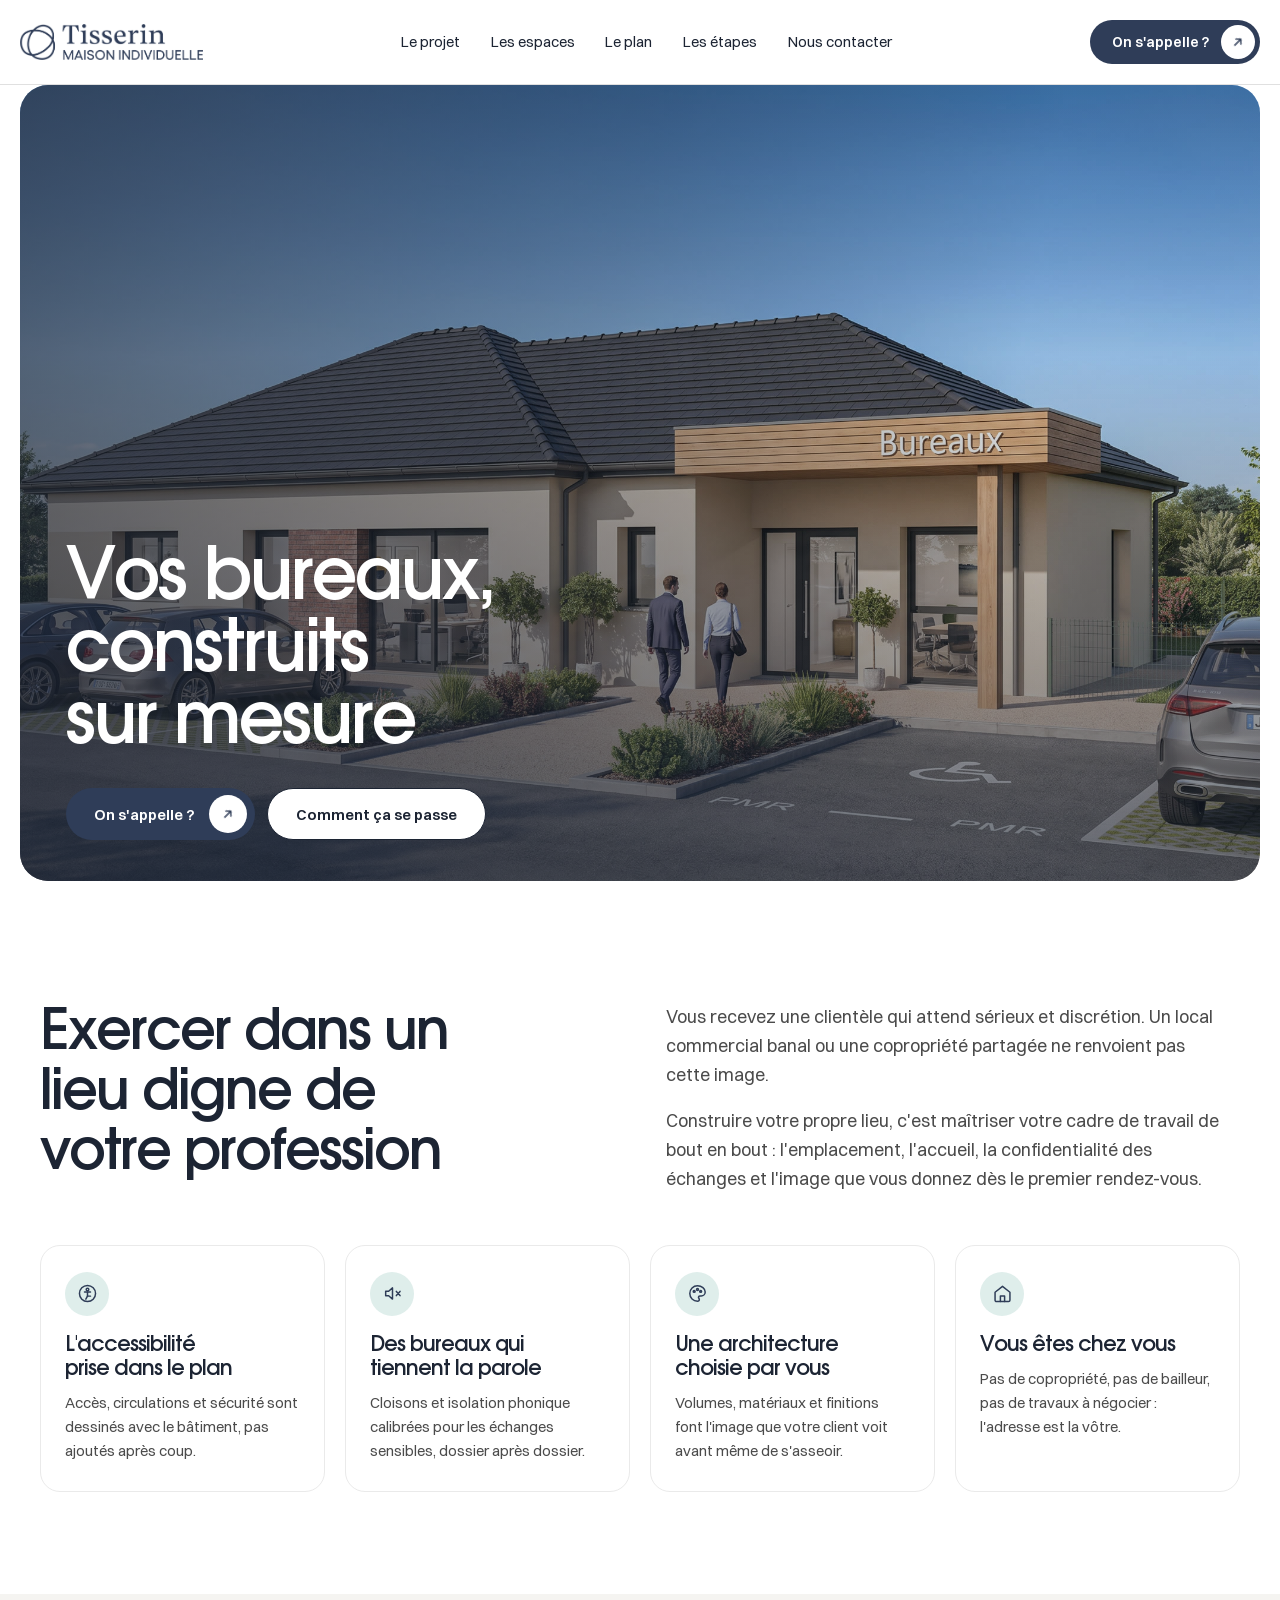
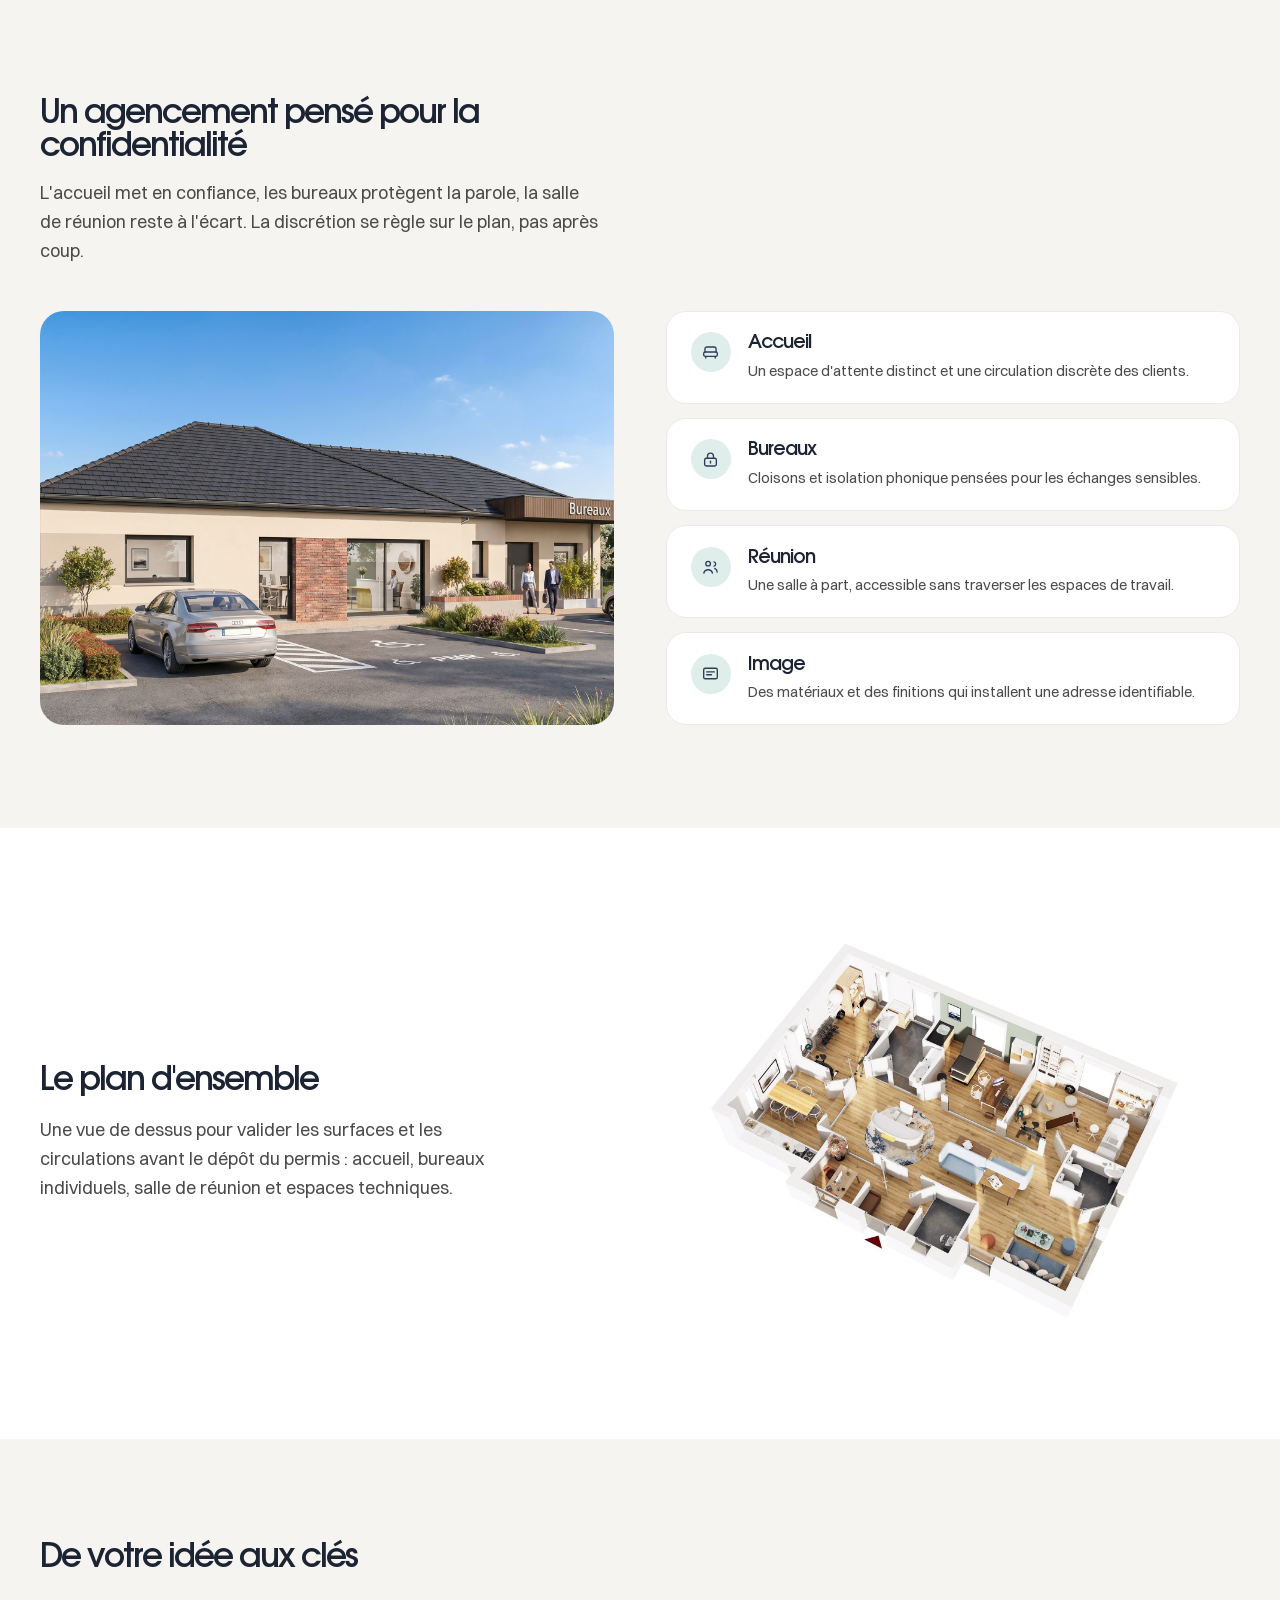
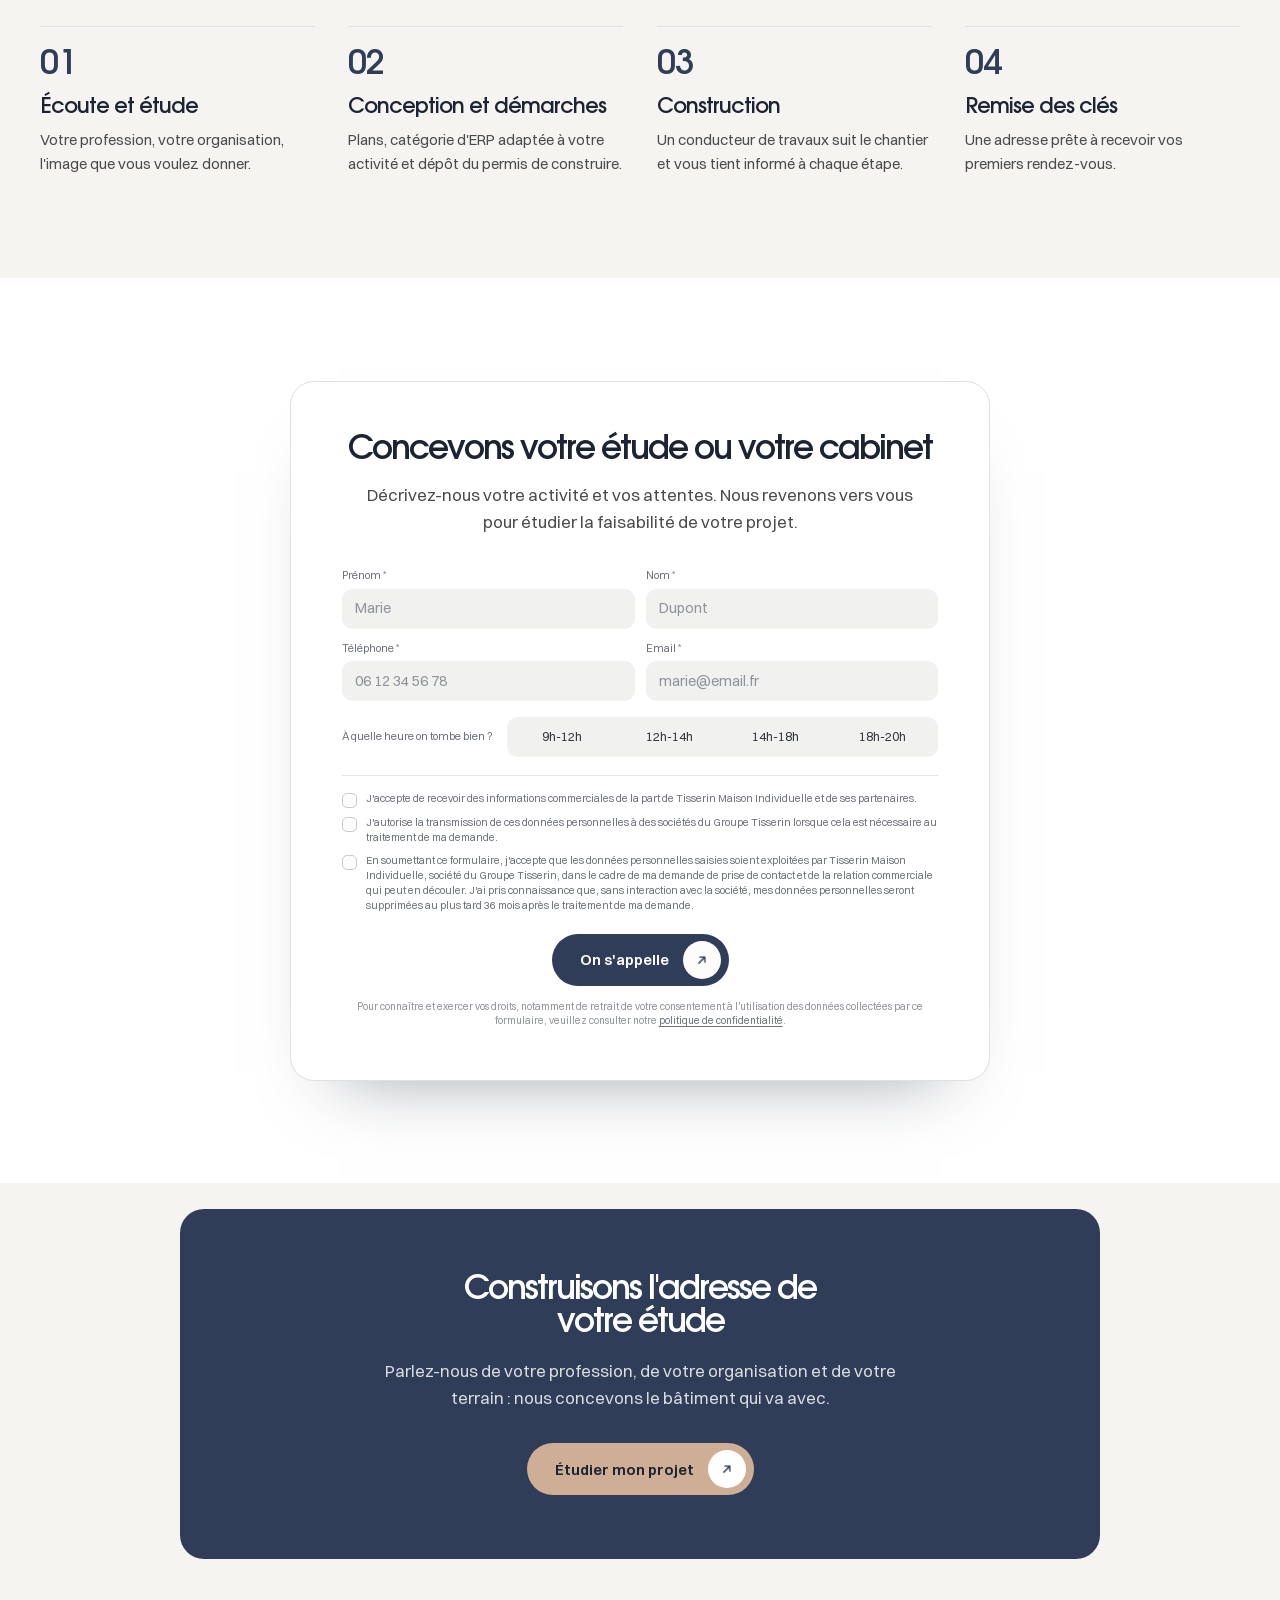
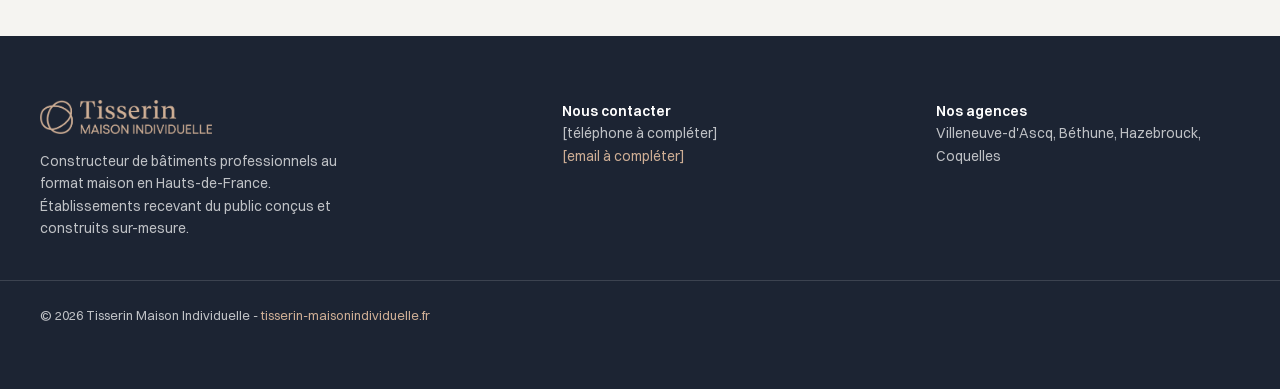
<file: professions-reglementees.html>
<!doctype html>
<html lang="fr">
<head>
<meta charset="utf-8">
<meta name="viewport" content="width=device-width, initial-scale=1">
<title>Étude de notaire et cabinet d'avocat sur-mesure aux normes ERP | Tisserin Maison Individuelle</title>
<meta name="description" content="Tisserin Maison Individuelle construit votre étude ou votre cabinet sur-mesure, aux normes ERP : une adresse qui inspire confiance et préserve la confidentialité des échanges.">
<meta name="robots" content="noindex, nofollow">
<link rel="preload" href="assets/fonts/Involve-SemiBold.woff2" as="font" type="font/woff2" crossorigin>
<link rel="preload" href="assets/fonts/Switzer-Regular.woff2" as="font" type="font/woff2" crossorigin>
<link rel="stylesheet" href="gabarit/lp-erp.css">
</head>
<body>

<!-- ============ HEADER ============ -->
<header class="hdr">
  <div class="hdr-in">
    <a class="hdr-logo" href="https://www.tisserin-maisonindividuelle.fr/" aria-label="Tisserin Maison Individuelle">
      <img src="assets/logo-tmi-navy.png" alt="Tisserin Maison Individuelle" width="857" height="169">
    </a>
    <nav class="hdr-nav" aria-label="Sections de la page">
      <a href="#projet">Le projet</a>
      <a href="#metier">Les espaces</a>
      <a href="#plan">Le plan</a>
      <a href="#etapes">Les étapes</a>
      <a href="#contact">Nous contacter</a>
    </nav>
    <a class="btn btn--navy btn--sm hdr-cta" href="#contact"><span class="btn-txt">On s'appelle ?</span><span class="btn-rond"><span class="btn-icon-wrap"><span class="btn-icon"><svg viewBox="0 0 24 24" fill="none" stroke="currentColor" stroke-width="2.2" stroke-linecap="round" stroke-linejoin="round" aria-hidden="true"><path d="M4 12h15M13 6l6 6-6 6"/></svg></span><span class="btn-icon-hover"><svg viewBox="0 0 24 24" fill="none" stroke="currentColor" stroke-width="2.2" stroke-linecap="round" stroke-linejoin="round" aria-hidden="true"><path d="M4 12h15M13 6l6 6-6 6"/></svg></span></span></span></a>
  </div>
</header>

<!-- ============ HERO ============ -->
<section class="hero">
  <div class="hero-cadre">
    <div class="hero-carte">
      <div class="hero-bg">
        <img src="assets/bureau-exterieur.jpg" alt="Bâtiment de bureaux au format maison, entrée et stationnement accessible" fetchpriority="high">
      </div>
      <div class="hero-txt">
        <h1>Vos bureaux, construits sur mesure</h1>
      </div>
      <div class="hero-actions">
        <a class="btn btn--navy" href="#contact"><span class="btn-txt">On s'appelle ?</span><span class="btn-rond"><span class="btn-icon-wrap"><span class="btn-icon"><svg viewBox="0 0 24 24" fill="none" stroke="currentColor" stroke-width="2.2" stroke-linecap="round" stroke-linejoin="round" aria-hidden="true"><path d="M4 12h15M13 6l6 6-6 6"/></svg></span><span class="btn-icon-hover"><svg viewBox="0 0 24 24" fill="none" stroke="currentColor" stroke-width="2.2" stroke-linecap="round" stroke-linejoin="round" aria-hidden="true"><path d="M4 12h15M13 6l6 6-6 6"/></svg></span></span></span></a>
        <a class="btn btn--contour" href="#projet"><span class="btn-txt">Comment ça se passe</span></a>
      </div>
    </div>
  </div>
</section>

<!-- ============ INTRO ============ -->
<section class="sec" id="projet">
  <div class="wrap sec-tete rv">
    <h2>Exercer dans un lieu digne de votre profession</h2>
    <div>
      <p class="lede">Vous recevez une clientèle qui attend sérieux et discrétion. Un local commercial banal ou une copropriété partagée ne renvoient pas cette image.</p>
      <p class="lede" style="margin-top:1.1rem">Construire votre propre lieu, c'est maîtriser votre cadre de travail de bout en bout : l'emplacement, l'accueil, la confidentialité des échanges et l'image que vous donnez dès le premier rendez-vous.</p>
    </div>
  </div>
  <div class="wrap">
    <div class="cartes cartes-picto rv">
      <article class="carte-picto"><span class="carte-ico"><svg viewBox="0 0 24 24" fill="none" stroke="currentColor" stroke-width="1.7" stroke-linecap="round" stroke-linejoin="round" aria-hidden="true"><circle cx="12" cy="12" r="9.2"/><circle cx="12" cy="7.4" r="1.5"/><path d="M8.6 10.2h6.8"/><path d="M12 10.2V15h3.4"/><path d="m12 15-1.9 3.4"/></svg></span><h3>L'accessibilité prise dans le plan</h3><p>Accès, circulations et sécurité sont dessinés avec le bâtiment, pas ajoutés après coup.</p></article>
      <article class="carte-picto"><span class="carte-ico"><svg viewBox="0 0 24 24" fill="none" stroke="currentColor" stroke-width="1.7" stroke-linecap="round" stroke-linejoin="round" aria-hidden="true"><path d="M4.2 14.6V9.4h3.4L12 5.6v12.8l-4.4-3.8z"/><path d="m16.4 9.6 4.2 4.8M20.6 9.6l-4.2 4.8"/></svg></span><h3>Des bureaux qui tiennent la parole</h3><p>Cloisons et isolation phonique calibrées pour les échanges sensibles, dossier après dossier.</p></article>
      <article class="carte-picto"><span class="carte-ico"><svg viewBox="0 0 24 24" fill="none" stroke="currentColor" stroke-width="1.7" stroke-linecap="round" stroke-linejoin="round" aria-hidden="true"><path d="M12 3.2a8.8 8.8 0 0 0 0 17.6c1.4 0 2.1-.9 2.1-1.9 0-1.2-1-1.7-1-2.7 0-.8.7-1.4 1.6-1.4h1.6a4.5 4.5 0 0 0 4.5-4.5c0-3.9-4-7.1-8.8-7.1z"/><circle cx="8.2" cy="9.6" r="1.1"/><circle cx="12" cy="7.4" r="1.1"/><circle cx="15.6" cy="9.6" r="1.1"/></svg></span><h3>Une architecture choisie par vous</h3><p>Volumes, matériaux et finitions font l'image que votre client voit avant même de s'asseoir.</p></article>
      <article class="carte-picto"><span class="carte-ico"><svg viewBox="0 0 24 24" fill="none" stroke="currentColor" stroke-width="1.7" stroke-linecap="round" stroke-linejoin="round" aria-hidden="true"><path d="M3.5 10.6 12 3.8l8.5 6.8v9a1.6 1.6 0 0 1-1.6 1.6H5.1a1.6 1.6 0 0 1-1.6-1.6z"/><path d="M9.6 21.2v-6.4h4.8v6.4"/></svg></span><h3>Vous êtes chez vous</h3><p>Pas de copropriété, pas de bailleur, pas de travaux à négocier : l'adresse est la vôtre.</p></article>
    </div>
  </div>
</section>

<!-- ============ SCENE METIER (image + cartes) ============ -->
<section class="sec sec--casse" id="metier">
  <div class="wrap rv">
    <header class="sec-intro">
      <h2 class="h2-sm">Un agencement pensé pour la confidentialité</h2>
      <p class="lede">L'accueil met en confiance, les bureaux protègent la parole, la salle de réunion reste à l'écart. La discrétion se règle sur le plan, pas après coup.</p>
    </header>
    <div class="duo duo-scene">
      <div class="duo-media">
        <img src="assets/bureau-scene.jpg" alt="Bâtiment professionnel au format maison vu depuis le stationnement, enseigne Bureaux" loading="lazy">
      </div>
      <ul class="cartes-ligne">
        <li><span class="carte-ico"><svg viewBox="0 0 24 24" fill="none" stroke="currentColor" stroke-width="1.7" stroke-linecap="round" stroke-linejoin="round" aria-hidden="true"><path d="M5 11.4V7.4A2.4 2.4 0 0 1 7.4 5h9.2A2.4 2.4 0 0 1 19 7.4v4"/><rect x="3.4" y="11.4" width="17.2" height="5.4" rx="1.8"/><path d="M6 16.8V19M18 16.8V19"/></svg></span><div><h3>Accueil</h3><p>Un espace d'attente distinct et une circulation discrète des clients.</p></div></li>
        <li><span class="carte-ico"><svg viewBox="0 0 24 24" fill="none" stroke="currentColor" stroke-width="1.7" stroke-linecap="round" stroke-linejoin="round" aria-hidden="true"><rect x="4.6" y="10.4" width="14.8" height="9.8" rx="2.2"/><path d="M8.2 10.4V7.8a3.8 3.8 0 0 1 7.6 0v2.6"/><path d="M12 14.2v2.2"/></svg></span><div><h3>Bureaux</h3><p>Cloisons et isolation phonique pensées pour les échanges sensibles.</p></div></li>
        <li><span class="carte-ico"><svg viewBox="0 0 24 24" fill="none" stroke="currentColor" stroke-width="1.7" stroke-linecap="round" stroke-linejoin="round" aria-hidden="true"><circle cx="9" cy="8.4" r="2.9"/><path d="M3.6 20.2a5.6 5.6 0 0 1 10.8 0"/><path d="M16.4 6.2a2.7 2.7 0 0 1 0 5.3"/><path d="M17.4 14.4a5.3 5.3 0 0 1 3 4.6"/></svg></span><div><h3>Réunion</h3><p>Une salle à part, accessible sans traverser les espaces de travail.</p></div></li>
        <li><span class="carte-ico"><svg viewBox="0 0 24 24" fill="none" stroke="currentColor" stroke-width="1.7" stroke-linecap="round" stroke-linejoin="round" aria-hidden="true"><rect x="3.4" y="5.4" width="17.2" height="13.2" rx="2"/><path d="M7.2 10h9.6M7.2 13.6h6"/></svg></span><div><h3>Image</h3><p>Des matériaux et des finitions qui installent une adresse identifiable.</p></div></li>
      </ul>
    </div>
  </div>
</section>

<!-- ============ PLAN ============ -->
<section class="sec" id="plan">
  <div class="wrap duo duo-inverse rv">
    <div class="duo-media">
      <img src="assets/bureau-plan.jpg" alt="Plan en vue de dessus d'un bâtiment de bureaux au format maison" loading="lazy">
    </div>
    <div>
      <h2 class="h2-sm">Le plan d'ensemble</h2>
      <p class="lede">Une vue de dessus pour valider les surfaces et les circulations avant le dépôt du permis : accueil, bureaux individuels, salle de réunion et espaces techniques.</p>
    </div>
  </div>
</section>

<!-- ============ PROCESS ============ -->
<section class="sec sec--casse" id="etapes">
  <div class="wrap rv">
    <h2 class="h2-sm">De votre idée aux clés</h2>
    <ol class="etapes">
      <li><span class="etape-num">01</span><h3>Écoute et étude</h3><p>Votre profession, votre organisation, l'image que vous voulez donner.</p></li>
      <li><span class="etape-num">02</span><h3>Conception et démarches</h3><p>Plans, catégorie d'ERP adaptée à votre activité et dépôt du permis de construire.</p></li>
      <li><span class="etape-num">03</span><h3>Construction</h3><p>Un conducteur de travaux suit le chantier et vous tient informé à chaque étape.</p></li>
      <li><span class="etape-num">04</span><h3>Remise des clés</h3><p>Une adresse prête à recevoir vos premiers rendez-vous.</p></li>
    </ol>
  </div>
</section>

<!-- ============ FORMULAIRE ============ -->
<!--
  C'EST LE FORMULAIRE DE LA POP-UP DE RAPPEL DE TMI, a l'identique.
  Meme balisage (le DOM reel du CF7 9776) et meme dessin (les regles #tmiFc de
  spaciaz-child/tmi-popup-contact.css, recopiees dans lp-erp.css).
  Le jour ou la page part sur le site, ce bloc entier est remplace par le code
  court, qui rend exactement ce balisage :

      [tmi_contact]

  Ne pas retoucher le dessin ici sans le repercuter dans tmi-popup-contact.css,
  sinon le formulaire de la landing et celui du site divergent.
-->
<section class="form-sec" id="contact">
  <div class="wrap">
    <div class="form-carte rv">
      <header>
        <h2 class="h2-sm">Concevons votre étude ou votre cabinet</h2>
        <p class="lede" style="margin-inline:auto">Décrivez-nous votre activité et vos attentes. Nous revenons vers vous pour étudier la faisabilité de votre projet.</p>
      </header>
      <div id="tmiFc">
<div class="wpcf7 no-js" id="wpcf7-f9776-o1" lang="fr-FR" dir="ltr" data-wpcf7-id="9776">
<div class="screen-reader-response"><p role="status" aria-live="polite" aria-atomic="true"></p> <ul></ul></div>
<form action="#wpcf7-f9776-o1" method="post" class="wpcf7-form init" aria-label="Formulaire de contact" novalidate="novalidate" data-status="init">
<fieldset class="hidden-fields-container"><input type="hidden" name="_wpcf7" value="9776" /><input type="hidden" name="_wpcf7_version" value="6.1.6" /><input type="hidden" name="_wpcf7_locale" value="fr_FR" /><input type="hidden" name="_wpcf7_unit_tag" value="wpcf7-f9776-o1" /><input type="hidden" name="_wpcf7_container_post" value="0" /><input type="hidden" name="_wpcf7_posted_data_hash" value="" />
</fieldset>
<div class="tmi-form tmi-form--compact">

<div class="tmi-form__grid">
<p class="tmi-field"><label for="tmi-prenom">Prénom <abbr class="tmi-field__req" title="obligatoire">*</abbr></label>
<span class="wpcf7-form-control-wrap" data-name="prenom"><input size="40" maxlength="400" class="wpcf7-form-control wpcf7-text wpcf7-validates-as-required" id="tmi-prenom" autocomplete="given-name" aria-required="true" aria-invalid="false" placeholder="Marie" value="" type="text" name="prenom" /></span></p>

<p class="tmi-field"><label for="tmi-nom">Nom <abbr class="tmi-field__req" title="obligatoire">*</abbr></label>
<span class="wpcf7-form-control-wrap" data-name="nom"><input size="40" maxlength="400" class="wpcf7-form-control wpcf7-text wpcf7-validates-as-required" id="tmi-nom" autocomplete="family-name" aria-required="true" aria-invalid="false" placeholder="Dupont" value="" type="text" name="nom" /></span></p>

<p class="tmi-field"><label for="tmi-tel">Téléphone <abbr class="tmi-field__req" title="obligatoire">*</abbr></label>
<span class="wpcf7-form-control-wrap" data-name="telephone"><input size="40" maxlength="400" inputmode="tel" class="wpcf7-form-control wpcf7-tel wpcf7-validates-as-required wpcf7-text wpcf7-validates-as-tel" id="tmi-tel" autocomplete="tel" aria-required="true" aria-invalid="false" placeholder="06 12 34 56 78" value="" type="tel" name="telephone" /></span></p>

<p class="tmi-field"><label for="tmi-email">Email <abbr class="tmi-field__req" title="obligatoire">*</abbr></label>
<span class="wpcf7-form-control-wrap" data-name="email"><input size="40" maxlength="400" class="wpcf7-form-control wpcf7-email wpcf7-validates-as-required wpcf7-text wpcf7-validates-as-email" id="tmi-email" autocomplete="email" aria-required="true" aria-invalid="false" placeholder="marie@email.fr" value="" type="email" name="email" /></span></p>
</div>

<div class="tmiPp-creneaux tmiPp-creneaux--grand">
<span id="tmiPpCreneau">À quelle heure on tombe bien ?</span>
<span class="wpcf7-form-control-wrap" data-name="creneau"><span class="wpcf7-form-control wpcf7-radio tmiPp-segments" role="radiogroup" aria-labelledby="tmiPpCreneau"><span class="wpcf7-list-item first"><label><input type="radio" name="creneau" value="9h-12h" /><span class="wpcf7-list-item-label">9h-12h</span></label></span><span class="wpcf7-list-item"><label><input type="radio" name="creneau" value="12h-14h" /><span class="wpcf7-list-item-label">12h-14h</span></label></span><span class="wpcf7-list-item"><label><input type="radio" name="creneau" value="14h-18h" /><span class="wpcf7-list-item-label">14h-18h</span></label></span><span class="wpcf7-list-item last"><label><input type="radio" name="creneau" value="18h-20h" /><span class="wpcf7-list-item-label">18h-20h</span></label></span></span></span>
</div>

<p class="tmi-field tmiPp-creneaux tmiPp-creneaux--petit"><label for="tmi-creneau">À quelle heure on tombe bien ?</label>
<span class="wpcf7-form-control-wrap" data-name="creneau_mobile"><select class="wpcf7-form-control wpcf7-select" id="tmi-creneau" aria-invalid="false" name="creneau_mobile"><option value="">Choisir un créneau</option><option value="9h-12h">9h-12h</option><option value="12h-14h">12h-14h</option><option value="14h-18h">14h-18h</option><option value="18h-20h">18h-20h</option></select></span></p>

<div class="tmi-form__consents">
<div class="tmi-field tmi-field--consent">
<span class="wpcf7-form-control-wrap" data-name="consentement"><span class="wpcf7-form-control wpcf7-acceptance optional"><span class="wpcf7-list-item"><label><input type="checkbox" name="consentement" value="1" aria-invalid="false" /><span class="wpcf7-list-item-label">J'accepte de recevoir des informations commerciales de la part de Tisserin Maison Individuelle et de ses partenaires.</span></label></span></span></span>
</div>

<div class="tmi-field tmi-field--consent">
<span class="wpcf7-form-control-wrap" data-name="transmission"><span class="wpcf7-form-control wpcf7-acceptance optional"><span class="wpcf7-list-item"><label><input type="checkbox" name="transmission" value="1" aria-invalid="false" /><span class="wpcf7-list-item-label">J'autorise la transmission de ces données personnelles à des sociétés du Groupe Tisserin lorsque cela est nécessaire au traitement de ma demande.</span></label></span></span></span>
</div>

<div class="tmi-field tmi-field--consent tmi-field--consent-long">
<span class="wpcf7-form-control-wrap" data-name="donnees"><span class="wpcf7-form-control wpcf7-acceptance optional"><span class="wpcf7-list-item"><label><input type="checkbox" name="donnees" value="1" aria-invalid="false" /><span class="wpcf7-list-item-label">En soumettant ce formulaire, j'accepte que les données personnelles saisies soient exploitées par Tisserin Maison Individuelle, société du Groupe Tisserin, dans le cadre de ma demande de prise de contact et de la relation commerciale qui peut en découler. J'ai pris connaissance que, sans interaction avec la société, mes données personnelles seront supprimées au plus tard 36 mois après le traitement de ma demande.</span></label></span></span></span>
</div>
</div>

<p class="tmi-form__actions"><button type="submit" class="tmi-btn"><span class="tmi-btn__texte">On s'appelle</span><span class="tmi-btn__rond"><span class="btn-icon-wrap"><span class="btn-icon"><svg viewBox="0 0 24 24" fill="none" stroke="currentColor" stroke-width="2.2" stroke-linecap="round" stroke-linejoin="round" aria-hidden="true"><path d="M4 12h15M13 6l6 6-6 6"/></svg></span><span class="btn-icon-hover"><svg viewBox="0 0 24 24" fill="none" stroke="currentColor" stroke-width="2.2" stroke-linecap="round" stroke-linejoin="round" aria-hidden="true"><path d="M4 12h15M13 6l6 6-6 6"/></svg></span></span></span></button></p>

<p class="tmi-form__legal">Pour connaître et exercer vos droits, notamment de retrait de votre consentement à l'utilisation des données collectées par ce formulaire, veuillez consulter notre <a href="https://www.tisserin-maisonindividuelle.fr/politique-de-confidentialite/" target="_blank" rel="noopener">politique de confidentialité</a>.</p>

</div><div class="wpcf7-response-output" aria-hidden="true"></div>
</form>
</div>

        <div class="tmiPp-fini" id="tmiFcFini">
          <h3>On a votre numéro</h3>
          <p>Un conseiller de votre secteur vous rappelle sur le créneau choisi.</p>
        </div>
      </div>
    </div>
  </div>
</section>

<!-- ============ CTA ============ -->
<section class="cta-sec sec--casse rv">
  <div class="cta">
    <h2 class="h2-sm">Construisons l'adresse de votre étude</h2>
    <p>Parlez-nous de votre profession, de votre organisation et de votre terrain : nous concevons le bâtiment qui va avec.</p>
    <a class="btn btn--sable" href="#contact"><span class="btn-txt">Étudier mon projet</span><span class="btn-rond"><span class="btn-icon-wrap"><span class="btn-icon"><svg viewBox="0 0 24 24" fill="none" stroke="currentColor" stroke-width="2.2" stroke-linecap="round" stroke-linejoin="round" aria-hidden="true"><path d="M4 12h15M13 6l6 6-6 6"/></svg></span><span class="btn-icon-hover"><svg viewBox="0 0 24 24" fill="none" stroke="currentColor" stroke-width="2.2" stroke-linecap="round" stroke-linejoin="round" aria-hidden="true"><path d="M4 12h15M13 6l6 6-6 6"/></svg></span></span></span></a>
  </div>
</section>

<!-- ============ FOOTER ============ -->
<footer class="ftr">
  <div class="wrap">
    <div>
      <img src="assets/logo-tmi-beige.png" alt="Tisserin Maison Individuelle">
      <p style="margin-top:1rem">Constructeur de bâtiments professionnels au format maison en Hauts-de-France. Établissements recevant du public conçus et construits sur-mesure.</p>
    </div>
    <div>
      <p><strong style="color:#fff">Nous contacter</strong><br>
      [téléphone à compléter]<br>
      <a href="mailto:[email à compléter]">[email à compléter]</a></p>
    </div>
    <div>
      <p><strong style="color:#fff">Nos agences</strong><br>
      Villeneuve-d'Ascq, Béthune, Hazebrouck, Coquelles</p>
    </div>
  </div>
  <div class="wrap ftr-bas">
    <span>&copy; <span data-annee>2026</span> Tisserin Maison Individuelle - <a href="https://www.tisserin-maisonindividuelle.fr/">tisserin-maisonindividuelle.fr</a></span>
  </div>
</footer>

<script src="gabarit/lp-erp.js"></script>
</body>
</html>
</file>
<file: gabarit/lp-erp.css>
/* =========================================================================
   TMI - Landing pages ERP - systeme partage (gabarit unique)
   Tokens releves sur le site live www.tisserin-maisonindividuelle.fr
   (kit Elementor post 7 + theme Spaciaz), le 2026-08-26.
   Typo : Involve (titres, 700, ls -2px) + Switzer (texte, 400/600)
   Couleurs : sable #CEAE95 / navy #2F3D58 / encre #1C2433 / menthe #DFEEEB
   ========================================================================= */

/* ---- Polices du site TMI, auto-hebergees (memes fichiers que le theme) ---- */
@font-face{font-family:"Involve";src:url("../assets/fonts/Involve-SemiBold.woff2") format("woff2"),url("../assets/fonts/Involve-SemiBold.woff") format("woff");font-weight:600 700;font-style:normal;font-display:swap}
@font-face{font-family:"Switzer";src:url("../assets/fonts/Switzer-Regular.woff2") format("woff2"),url("../assets/fonts/Switzer-Regular.woff") format("woff");font-weight:400;font-style:normal;font-display:swap}
@font-face{font-family:"Switzer";src:url("../assets/fonts/Switzer-Semibold.woff2") format("woff2"),url("../assets/fonts/Switzer-Semibold.woff") format("woff");font-weight:600 700;font-style:normal;font-display:swap}

:root{
  /* couleurs = Global Colors du kit Elementor */
  --sable:#CEAE95;
  --sable-hover:#BE9B7F;
  --navy:#2F3D58;
  --encre:#1C2433;
  --menthe:#DFEEEB;
  --texte:#4B4B4B;
  --texte-clair:#6E6E6E;
  --trait:#E0E0E0;
  --blanc:#FFFFFF;
  --casse:#F5F4F1;       /* blanc casse, une section sur deux */

  --wrap:1290px;
  --pad:clamp(1.25rem,4vw,2.5rem);
  --sec:clamp(4.5rem,8vw,7.5rem);
  --radius-bloc:24px;
  --radius-carte:20px;
  --radius-hero:28px;
  --cadre:20px;          /* marge blanche autour de la carte hero */
  --hdr-h:84px;          /* hauteur du header, retiree de la hauteur du hero */

  --disp:"Involve","Century Gothic",system-ui,sans-serif;
  --sans:"Switzer",system-ui,sans-serif;
  --ease:cubic-bezier(.16,1,.3,1);
}

*{box-sizing:border-box}
html{-webkit-text-size-adjust:100%;scroll-behavior:smooth}
body{
  margin:0;background:var(--blanc);color:var(--texte);
  font-family:var(--sans);font-size:18px;line-height:1.6;
  -webkit-font-smoothing:antialiased;overflow-x:clip;
}
img{display:block;max-width:100%}
a{color:inherit;text-decoration:none}

h1,h2,h3,h4{font-family:var(--disp);font-weight:700;color:var(--encre);margin:0;letter-spacing:-2px;line-height:1.06}
h1{font-size:clamp(2.6rem,5.6vw,5.625rem);line-height:1}
h2{font-size:clamp(2.1rem,4.4vw,4.375rem)}
h2.h2-sm{font-size:clamp(1.75rem,2.6vw,2.375rem);line-height:1}
h3{font-size:1.3125rem;line-height:1.15;letter-spacing:-1px}
p{margin:0}

.wrap{width:100%;max-width:var(--wrap);margin-inline:auto;padding-inline:var(--pad)}
.lede{font-size:clamp(1.0625rem,.5vw+.95rem,1.25rem);line-height:1.6;max-width:56ch}
.sr{position:absolute;width:1px;height:1px;overflow:hidden;clip:rect(0 0 0 0);white-space:nowrap}

/* ---- Le bouton du site -----------------------------------------------------
   Pilule pleine, rond de 38px loge dans le bord droit, d'une autre couleur.
   L'animation est celle du theme TMI, reprise a l'identique du bouton de la
   pop-up de rappel (spaciaz-child/tmi-popup-contact.css) : au survol la fleche
   part vers le haut a droite en retrecissant, et une seconde fleche entre par
   le bas a gauche. Ce n'est PAS une rotation.
   Une seule mecanique de bouton sur toute la page, comme sur le site. */
.btn{
  font:600 15px/1 var(--sans);
  display:inline-flex;align-items:center;justify-content:space-between;gap:14px;
  min-height:52px;padding:7px 8px 7px 28px;cursor:pointer;
  border:none;border-radius:999px;text-transform:none;letter-spacing:0;
  background:var(--navy);color:var(--blanc);
  transition:background .2s ease,color .2s ease,transform .2s ease;
}
.btn:hover{transform:translateY(-1px)}
.btn:focus-visible{outline:2px solid var(--encre);outline-offset:3px}
.btn-txt{flex:0 0 auto}
.btn-rond{
  flex:0 0 38px;width:38px;height:38px;border-radius:50%;
  display:grid;place-items:center;
  background:var(--blanc);color:var(--navy);transition:background .2s ease;
}
.btn-icon-wrap{width:18px;height:18px;display:flex;align-items:center;justify-content:center;position:relative;overflow:hidden}
.btn-icon,.btn-icon-hover{display:flex;color:currentColor;transition:transform .35s linear}
.btn-icon svg,.btn-icon-hover svg{width:14px;height:14px;display:block}
.btn-icon{transform:translate3d(0,0,0) scale3d(1,1,1) rotate(-45deg);transform-style:preserve-3d}
.btn-icon-hover{position:absolute;transform:translate3d(-17px,17px,0) scale3d(.2,.2,1) rotate(-45deg)}
.btn:hover .btn-icon{transform:translate3d(17px,-17px,0) scale3d(.2,.2,1) rotate(-45deg)}
.btn:hover .btn-icon-hover{transform:translate3d(0,0,0) scale3d(1,1,1) rotate(-45deg)}

.btn--navy{background:var(--navy);color:var(--blanc)}
.btn--navy:hover{background:var(--encre)}
.btn--navy:hover .btn-rond{background:var(--menthe)}
.btn--sable{background:var(--sable);color:var(--encre)}
.btn--sable:hover{background:var(--sable-hover)}
.btn--sable:hover .btn-rond{background:var(--menthe)}
/* Bouton secondaire : fond blanc, bordure et texte encre, SANS pastille. */
.btn--contour{background:var(--blanc);color:var(--encre);border:1px solid var(--encre);
  padding:15px 28px;justify-content:center}
.btn--contour:hover{background:var(--encre);color:var(--blanc)}
/* Version compacte, pour le header */
.btn--sm{min-height:44px;padding:5px 5px 5px 22px;gap:12px;font-size:14px}
.btn--sm .btn-rond{flex:0 0 34px;width:34px;height:34px}

/* ---- Header : logo a gauche, ancres au centre, bouton d'appel a droite ----
   Le contenu du header est pose sur le MEME rail que la carte du hero
   (`--cadre`, 20px) : le bord gauche du logo tombe pile sur le bord gauche de
   la photo, et le bord droit du bouton sur le bord droit de la photo. C'est la
   seule ligne verticale visible sur toute la hauteur de l'ecran, donc c'est sur
   elle qu'on aligne.
   Les fichiers de logo sont DETOURES (_prepare-assets.py) : sans ca, 86px de
   vide en haut et 34px a gauche dans le PNG font un logo deux fois trop petit
   pour sa hauteur CSS, et decale du rail. */
.hdr{position:sticky;top:0;z-index:60;background:var(--blanc);border-bottom:1px solid var(--trait)}
.hdr-in{display:flex;align-items:center;justify-content:space-between;gap:2rem;
  padding:0 var(--cadre);height:var(--hdr-h)}
.hdr-logo{display:flex;align-items:center;flex:none}
.hdr-logo img{height:36px;width:auto;display:block}
.hdr-nav{display:flex;align-items:center;gap:clamp(1.2rem,2.4vw,2.4rem);margin-inline:auto}
.hdr-nav a{position:relative;font-size:15px;font-weight:500;color:var(--encre);padding-block:5px}
.hdr-nav a::after{content:"";position:absolute;left:0;right:0;bottom:0;height:1.5px;
  background:var(--sable);transform:scaleX(0);transform-origin:left;
  transition:transform .25s var(--ease)}
.hdr-nav a:hover::after{transform:scaleX(1)}
.hdr-cta{flex:none}
/* Les sections visees par les ancres se degagent du header collant, sinon leur
   titre arrive dessous. */
#projet,#metier,#plan,#etapes,#contact{scroll-margin-top:calc(var(--hdr-h) + 16px)}
@media(max-width:1080px){.hdr-nav{display:none}}
@media(max-width:820px){
  .hdr-in{gap:1rem}
  .hdr-logo img{height:28px}
  .hdr-cta{font-size:13.5px;padding-left:18px}
}

/* ---- Hero (calque du modele programme v2 de Tisserin Promotion) : la photo
   remplit l'ecran sous le header, avec 20px de blanc a gauche, a droite et en
   bas, et des coins arrondis sur les QUATRE angles. Le titre et les boutons
   sont poses par-dessus, en bas a gauche. ---- */
.hero{padding:0}
.hero-cadre{padding:0 var(--cadre) var(--cadre)}
.hero-carte{position:relative;border-radius:var(--radius-hero);overflow:hidden;
  height:calc(100svh - var(--hdr-h) - var(--cadre));min-height:520px;
  display:flex;flex-direction:column;justify-content:flex-end}
.hero-bg{position:absolute;inset:0;z-index:0}
.hero-bg img{width:100%;height:100%;object-fit:cover;object-position:center 62%}
.hero-bg::after{content:"";position:absolute;inset:0;background:
  linear-gradient(100deg,rgba(28,36,51,.66) 0%,rgba(28,36,51,.34) 46%,rgba(28,36,51,.06) 76%),
  linear-gradient(180deg,rgba(28,36,51,.34) 0%,rgba(28,36,51,.06) 34%,rgba(28,36,51,.62) 100%)}
.hero-txt{position:relative;z-index:2;padding:0 clamp(1.75rem,3.6vw,3.25rem)}
.hero h1{color:var(--blanc);max-width:15ch;text-wrap:balance}
.hero-actions{position:relative;z-index:3;display:flex;flex-wrap:wrap;gap:.75rem;
  padding:clamp(1.5rem,2.4vw,2rem) clamp(1.75rem,3.6vw,3.25rem) clamp(1.75rem,3.2vw,3rem)}
@media(max-width:760px){
  .hero-carte{height:auto;min-height:min(78svh,620px)}
  .hero-actions{flex-direction:column;align-items:stretch}
  .hero-actions .btn{width:100%}
}

/* ---- Sections ---- */
.sec{padding-block:var(--sec)}
/* Une section sur deux sur fond blanc casse, pour donner un rythme a la page.
   Les deux fonds se TOUCHENT, sans marge ni arrondi : c'est le principe, l'oeil
   doit sentir la respiration sans voir une couture. Le blanc casse n'est pas une
   couleur de charte, c'est une nuance pale autorisee (cf tmi.md). */
.sec--casse{background:var(--casse)}
/* AUCUN aplat de couleur en fond de section : retire le 2026-08-28 a la demande
   de Louis. Le menthe #DFEEEB est pourtant la couleur claire officielle de la
   charte (et `--background_light` du theme enfant du site), mais il ne lui va
   pas en grand aplat sur cette page. Il ne reste qu'en pastille sous les pictos
   et au survol des boutons. Le seul bloc colore de la page est le CTA navy. */
.sec-tete{display:grid;grid-template-columns:minmax(0,1fr) minmax(0,1fr);gap:clamp(1.5rem,4vw,4rem);align-items:start}
.sec-tete h2{max-width:14ch}
.sec-intro{max-width:60ch;margin-bottom:clamp(1.8rem,3.5vw,2.8rem)}
.sec-intro h2{margin-bottom:1rem}
@media(max-width:900px){.sec-tete{grid-template-columns:1fr;gap:1.8rem}.sec-tete h2{max-width:none}}

/* ---- Pastille de picto, commune aux deux jeux de cartes ---- */
.carte-ico{width:44px;height:44px;border-radius:50%;display:grid;place-items:center;
  background:var(--menthe);color:var(--navy);flex:none}
.carte-ico svg{width:21px;height:21px;display:block}

/* ---- Cartes de la section intro : quatre en ligne, picto au-dessus ---- */
.cartes{display:grid;gap:clamp(1rem,1.6vw,1.5rem);margin-top:clamp(2rem,4vw,3.2rem)}
.cartes-picto{grid-template-columns:repeat(4,minmax(0,1fr))}
.carte-picto{background:var(--blanc);border:1px solid #EAEAEA;border-radius:var(--radius-carte);
  padding:1.6rem 1.5rem 1.75rem}
.carte-picto .carte-ico{margin-bottom:1.1rem}
.carte-picto h3{margin-bottom:.6rem;text-wrap:balance}
.carte-picto p{font-size:.9375rem;line-height:1.6;color:var(--texte)}
@media(max-width:1000px){.cartes-picto{grid-template-columns:repeat(2,minmax(0,1fr))}}
@media(max-width:600px){.cartes-picto{grid-template-columns:1fr}}

/* ---- Cartes de la section metier : empilees, picto a gauche ----
   Volontairement une autre disposition que celles de l'intro : quatre cartes
   larges en colonne, le picto en tete de ligne, pour ne pas relire deux fois
   la meme grille dans la meme page. */
.cartes-ligne{list-style:none;margin:0;padding:0;display:grid;gap:.85rem;align-content:start}
.cartes-ligne li{display:flex;gap:1.1rem;align-items:flex-start;
  background:var(--blanc);border:1px solid #EAEAEA;border-radius:var(--radius-carte);
  padding:1.3rem 1.5rem}
.cartes-ligne .carte-ico{width:40px;height:40px}
.cartes-ligne .carte-ico svg{width:19px;height:19px}
.cartes-ligne h3{font-size:1.1875rem;margin-bottom:.3rem}
.cartes-ligne p{font-size:.9375rem;line-height:1.55;color:var(--texte)}

/* 2 colonnes image + texte */
.duo{display:grid;grid-template-columns:repeat(2,minmax(0,1fr));gap:clamp(1.8rem,4vw,4rem);align-items:center}
.duo-media img{width:100%;height:100%;object-fit:cover;border-radius:var(--radius-bloc)}
.duo h2{margin-bottom:1.2rem}
.duo .lede{max-width:46ch}
.duo-inverse .duo-media{order:2}
.duo-scene{align-items:stretch}
.duo-scene .duo-media img{min-height:100%}
@media(max-width:900px){.duo{grid-template-columns:1fr}.duo-inverse .duo-media{order:0}
  .duo-scene .duo-media img{min-height:0;aspect-ratio:4/3}}

/* ---- Les etapes ----
   Pas de cartes ici : quatre colonnes separees par un filet en tete. Trois
   grilles de cartes d'affilee sur une meme page, ca devient un catalogue. */
.etapes{list-style:none;margin:clamp(2rem,4vw,3.2rem) 0 0;padding:0;
  display:grid;grid-template-columns:repeat(4,minmax(0,1fr));gap:clamp(1.5rem,2.6vw,2.5rem)}
.etapes li{border-top:1px solid var(--trait);padding-top:1.25rem}
.etape-num{display:block;font-family:var(--disp);font-weight:700;font-size:2.125rem;
  line-height:1;letter-spacing:-1px;color:var(--navy);margin-bottom:.9rem}
.etapes h3{margin-bottom:.55rem}
.etapes p{font-size:.9375rem;line-height:1.6;color:var(--texte)}
@media(max-width:1000px){.etapes{grid-template-columns:repeat(2,minmax(0,1fr))}}
@media(max-width:560px){.etapes{grid-template-columns:1fr}}

/* =========================================================================
   FORMULAIRE
   C'est le formulaire de la pop-up de rappel de TMI, a l'identique : meme
   balisage (DOM reel du CF7 9776) et meme dessin. Les regles ci-dessous sont
   la copie de celles portant `#tmiFc` dans spaciaz-child/tmi-popup-contact.css,
   ou elles habillent deja le meme formulaire pose dans la page d'accueil.
   Quand la landing part sur le site, ce bloc est rendu par [tmi_contact] et
   c'est la feuille du theme qui reprend la main : toute retouche du dessin doit
   donc etre faite DES DEUX COTES, sinon les deux formulaires divergent.
   ========================================================================= */
.form-sec{position:relative;padding-block:var(--sec)}
.form-carte{position:relative;background:var(--blanc);border:1px solid var(--trait);
  border-radius:var(--radius-bloc);padding:clamp(2rem,4vw,3.25rem);max-width:700px;
  margin-inline:auto;box-shadow:0 40px 70px -50px rgba(28,36,51,.5)}
.form-carte header{text-align:center;margin-bottom:2rem}
.form-carte h2{margin-bottom:.9rem}
.form-carte header .lede{font-size:1.0625rem}

#tmiFc{
  --tmipp-navy:#2F3D58; --tmipp-encre:#1C2433; --tmipp-menthe:#DFEEEB;
  --tmipp-papier:#FDFCFB; --tmipp-champ:#F1F1EF; --tmipp-texte:#33373F;
  --tmipp-gris:#6E727B; --tmipp-gris-tenu:#8F939B; --tmipp-filet:#E6E5E1;
  --tmipp-font:"Switzer","Plus Jakarta Sans",system-ui,sans-serif;
  --tmipp-titre:"Involve","Plus Jakarta Sans",system-ui,sans-serif;
  font-family:var(--tmipp-font); color:var(--tmipp-texte); text-align:left;
  -webkit-font-smoothing:antialiased;
}
#tmiFc *,#tmiFc *::before,#tmiFc *::after{ box-sizing:border-box; }
#tmiFc .screen-reader-response{ position:absolute; width:1px; height:1px; overflow:hidden; clip:rect(1px,1px,1px,1px); clip-path:inset(50%); white-space:nowrap; }
#tmiFc .hidden-fields-container{ border:0; margin:0; padding:0; min-inline-size:auto; }
#tmiFc .tmi-form__grid{ display:grid; grid-template-columns:1fr 1fr; gap:11px; }
#tmiFc .tmi-field{ margin:0; display:flex; flex-direction:column; gap:4px; }
#tmiFc label{ font-size:11px; font-weight:500; color:var(--tmipp-gris); margin:0; text-transform:none; letter-spacing:0; }
#tmiFc .tmi-field__req{ color:var(--tmipp-gris-tenu); border:none; text-decoration:none; }

#tmiFc input[type="text"],#tmiFc input[type="email"],#tmiFc input[type="tel"]{
  font:400 14.5px/1.3 var(--tmipp-font); color:var(--tmipp-encre);
  width:100%; height:40px; padding:0 13px; margin:0;
  background:var(--tmipp-champ); border:none; border-radius:11px; box-shadow:none;
}
#tmiFc input::placeholder{ color:var(--tmipp-gris-tenu); opacity:1; }
#tmiFc input[type="text"]:focus,#tmiFc input[type="email"]:focus,#tmiFc input[type="tel"]:focus{
  outline:none; background:var(--tmipp-papier); box-shadow:inset 0 0 0 1.5px var(--tmipp-encre);
}

/* Le creneau de rappel a deux presentations : controle segmente sur grand
   ecran, liste deroulante native sur telephone. Deux champs CF7 distincts,
   celui qui n'est pas affiche n'a aucune valeur. */
#tmiFc .tmiPp-creneaux--petit{ display:none; }
#tmiFc .tmiPp-creneaux{ margin:16px 0 0; }
#tmiFc .tmiPp-creneaux--grand{ display:flex; align-items:center; gap:14px; }
#tmiFc .tmiPp-creneaux--grand > span{ flex:0 0 auto; font-size:11px; font-weight:500; color:var(--tmipp-gris); }
#tmiFc .tmiPp-creneaux--grand .wpcf7-form-control-wrap{ flex:1 1 auto; display:block; min-width:0; }
#tmiFc .tmiPp-segments{ display:grid; grid-template-columns:repeat(4,1fr); gap:3px; padding:3px; background:var(--tmipp-champ); border-radius:11px; }
#tmiFc .tmiPp-segments .wpcf7-list-item{ display:block; margin:0; }
#tmiFc .tmiPp-segments label{
  position:relative; display:grid; place-items:center; min-height:34px; cursor:pointer;
  font-size:12.5px; font-weight:500; color:var(--tmipp-texte); border-radius:9px;
  transition:background .16s ease,box-shadow .16s ease,color .16s ease;
}
#tmiFc .tmiPp-segments input{ position:absolute; opacity:0; width:1px; height:1px; margin:0; }
#tmiFc .tmiPp-segments label:has(input:checked){ background:var(--tmipp-papier); color:var(--tmipp-encre); font-weight:600; box-shadow:0 1px 3px rgba(28,36,51,.12); }
#tmiFc .tmiPp-segments label:has(input:focus-visible){ box-shadow:0 0 0 2px var(--tmipp-encre); }

#tmiFc select{
  font:400 14.5px/1.3 var(--tmipp-font); color:var(--tmipp-encre);
  width:100%; height:40px; padding:0 34px 0 13px; margin:0; cursor:pointer;
  background-color:var(--tmipp-champ); border:none; border-radius:11px; box-shadow:none;
  appearance:none; -webkit-appearance:none;
  background-image:url("data:image/svg+xml,%3Csvg xmlns='http://www.w3.org/2000/svg' viewBox='0 0 24 24' fill='none' stroke='%236E727B' stroke-width='2.2' stroke-linecap='round' stroke-linejoin='round'%3E%3Cpath d='M6 9l6 6 6-6'/%3E%3C/svg%3E");
  background-repeat:no-repeat; background-position:right 12px center; background-size:14px 14px;
}
#tmiFc select:focus{ outline:none; background-color:var(--tmipp-papier); box-shadow:inset 0 0 0 1.5px var(--tmipp-encre); }

#tmiFc .tmi-form__consents{ display:grid; gap:8px; margin:18px 0 0; padding-top:16px; border-top:1px solid var(--tmipp-filet); }
#tmiFc .tmi-field--consent{ display:block; }
#tmiFc .wpcf7-acceptance .wpcf7-list-item{ margin:0; }
#tmiFc .wpcf7-acceptance label{
  display:flex; gap:9px; align-items:flex-start; cursor:pointer;
  font-size:10.5px; font-weight:400; line-height:1.42; color:var(--tmipp-gris);
}
/* Case a cocher dessinee entierement : le theme met tous les `input` en
   appearance:none sans bordure, une case native y serait invisible. */
#tmiFc .wpcf7-acceptance input[type="checkbox"]{
  appearance:none; -webkit-appearance:none;
  flex:0 0 15px; width:15px; height:15px; margin:1px 0 0; position:relative; cursor:pointer;
  background:var(--tmipp-papier); border:1.5px solid #C9CBCF; border-radius:5px;
  transition:background .14s ease,border-color .14s ease;
}
#tmiFc .wpcf7-acceptance input[type="checkbox"]:checked{ background:var(--tmipp-encre); border-color:var(--tmipp-encre); }
#tmiFc .wpcf7-acceptance input[type="checkbox"]:checked::after{
  content:""; position:absolute; left:4px; top:1px; width:4px; height:8px;
  border:solid var(--tmipp-papier); border-width:0 1.5px 1.5px 0; transform:rotate(45deg);
}
#tmiFc .wpcf7-acceptance input[type="checkbox"]:focus-visible{ outline:2px solid var(--tmipp-encre); outline-offset:2px; }

#tmiFc .tmi-form__actions{ margin:20px 0 0; display:flex; justify-content:center; }
#tmiFc .tmi-btn{
  font:600 15px/1 var(--tmipp-font);
  display:flex; align-items:center; justify-content:space-between; gap:14px;
  width:auto; min-height:52px; padding:7px 8px 7px 28px; cursor:pointer;
  background:var(--tmipp-navy); color:var(--tmipp-papier);
  border:none; border-radius:999px; text-transform:none; letter-spacing:0;
  transition:background .2s ease,transform .2s ease;
}
#tmiFc .tmi-btn:hover{ background:var(--tmipp-encre); transform:translateY(-1px); }
#tmiFc .tmi-btn:focus-visible{ outline:2px solid var(--tmipp-encre); outline-offset:3px; }
#tmiFc .tmi-btn__texte{ flex:0 0 auto; }
#tmiFc .tmi-btn__rond{
  flex:0 0 38px; width:38px; height:38px; border-radius:50%;
  display:grid; place-items:center;
  background:var(--tmipp-papier); color:var(--tmipp-navy); transition:background .2s ease;
}
#tmiFc .tmi-btn:hover .tmi-btn__rond{ background:var(--tmipp-menthe); }

#tmiFc .tmi-form__legal{ margin:14px 0 0; font-size:10px; line-height:1.45; color:var(--tmipp-gris-tenu); text-align:center; }
#tmiFc .tmi-form__legal a{ color:var(--tmipp-gris); text-decoration:underline; text-underline-offset:2px; }
#tmiFc .tmi-form__legal a:hover{ color:var(--tmipp-encre); }

#tmiFc .wpcf7-not-valid-tip{ display:none; }
#tmiFc form.a-tente input.wpcf7-not-valid{ box-shadow:inset 0 0 0 1.5px #B4362A; background:#FCF4F3; }
#tmiFc form.a-tente .wpcf7-not-valid-tip{ display:block; font-size:11px; font-weight:500; color:#B4362A; margin-top:3px; }
#tmiFc .wpcf7-response-output{ margin:12px 0 0; padding:10px 13px; border-radius:10px; font-size:12px; line-height:1.45; border:none; }
#tmiFc .wpcf7-response-output[aria-hidden="true"]{ display:none; }
#tmiFc form.invalid .wpcf7-response-output,#tmiFc form.unaccepted .wpcf7-response-output,#tmiFc form.spam .wpcf7-response-output,#tmiFc form.failed .wpcf7-response-output{ background:#FCF4F3; color:#8E2A20; }
#tmiFc form.sent .wpcf7-response-output{ background:var(--tmipp-menthe); color:var(--tmipp-navy); }

#tmiFc .tmiPp-fini{ display:none; text-align:center; padding:8px 0 4px; }
#tmiFc .tmiPp-fini.est-visible{ display:block; }
#tmiFc .tmiPp-fini h3{ font-family:var(--tmipp-titre); font-weight:700; font-size:19px; letter-spacing:-.03em; color:var(--tmipp-encre); margin:0 0 7px; }
#tmiFc .tmiPp-fini p{ margin:0; font-size:13.5px; line-height:1.5; color:var(--tmipp-gris); }

@media (max-width:560px){
  #tmiFc .tmi-form__grid{ gap:9px; }
  #tmiFc .tmiPp-creneaux--grand{ display:none; }
  #tmiFc .tmiPp-creneaux--petit{ display:flex; flex-direction:column; gap:4px; }
  #tmiFc .tmi-form__consents{ margin:14px 0 0; padding-top:12px; }
  #tmiFc .tmi-form__actions{ margin:16px 0 0; }
}

/* ---- Bande CTA navy ----
   Bloc contenu et centre, pas une bande d'un bord a l'autre de l'ecran. */
.cta-sec{padding:clamp(1rem,2vw,2rem) var(--cadre) clamp(3rem,6vw,5rem)}
.cta{background:var(--navy);border-radius:var(--radius-bloc);
  max-width:920px;margin-inline:auto;
  padding:clamp(2.75rem,5vw,4rem) clamp(1.75rem,4vw,3.5rem);text-align:center}
.cta h2{color:var(--blanc);max-width:20ch;margin-inline:auto}
.cta p{color:rgba(255,255,255,.82);margin:1.1rem auto 0;max-width:52ch;font-size:1.0625rem}
.cta .btn{margin-top:2rem}

/* ---- Footer ---- */
.ftr{background:var(--encre);color:rgba(255,255,255,.72);padding-block:clamp(2.5rem,5vw,4rem)}
.ftr .wrap{display:flex;flex-wrap:wrap;gap:2rem;justify-content:space-between;align-items:flex-start}
.ftr img{height:34px;width:auto}
.ftr p{font-size:.875rem;line-height:1.6;max-width:38ch}
.ftr a{color:var(--sable)}
.ftr-bas{margin-top:2.5rem;padding-top:1.5rem;border-top:1px solid rgba(255,255,255,.14);font-size:.8125rem}

/* ---- Reveal ----
   Le masquage n'existe QUE si le JS a pris la main (classe .js posee par lp-erp.js).
   Sans JS, ou si le script echoue, le contenu reste visible. */
.js .rv{opacity:0;transform:translateY(22px);transition:opacity .8s var(--ease),transform .8s var(--ease)}
.js .rv.on{opacity:1;transform:none}
@media(prefers-reduced-motion:reduce){
  .js .rv{opacity:1;transform:none;transition:none}
  .btn,.btn-rond,.btn-icon,.btn-icon-hover,#tmiFc *{transition:none}
}
</file>
